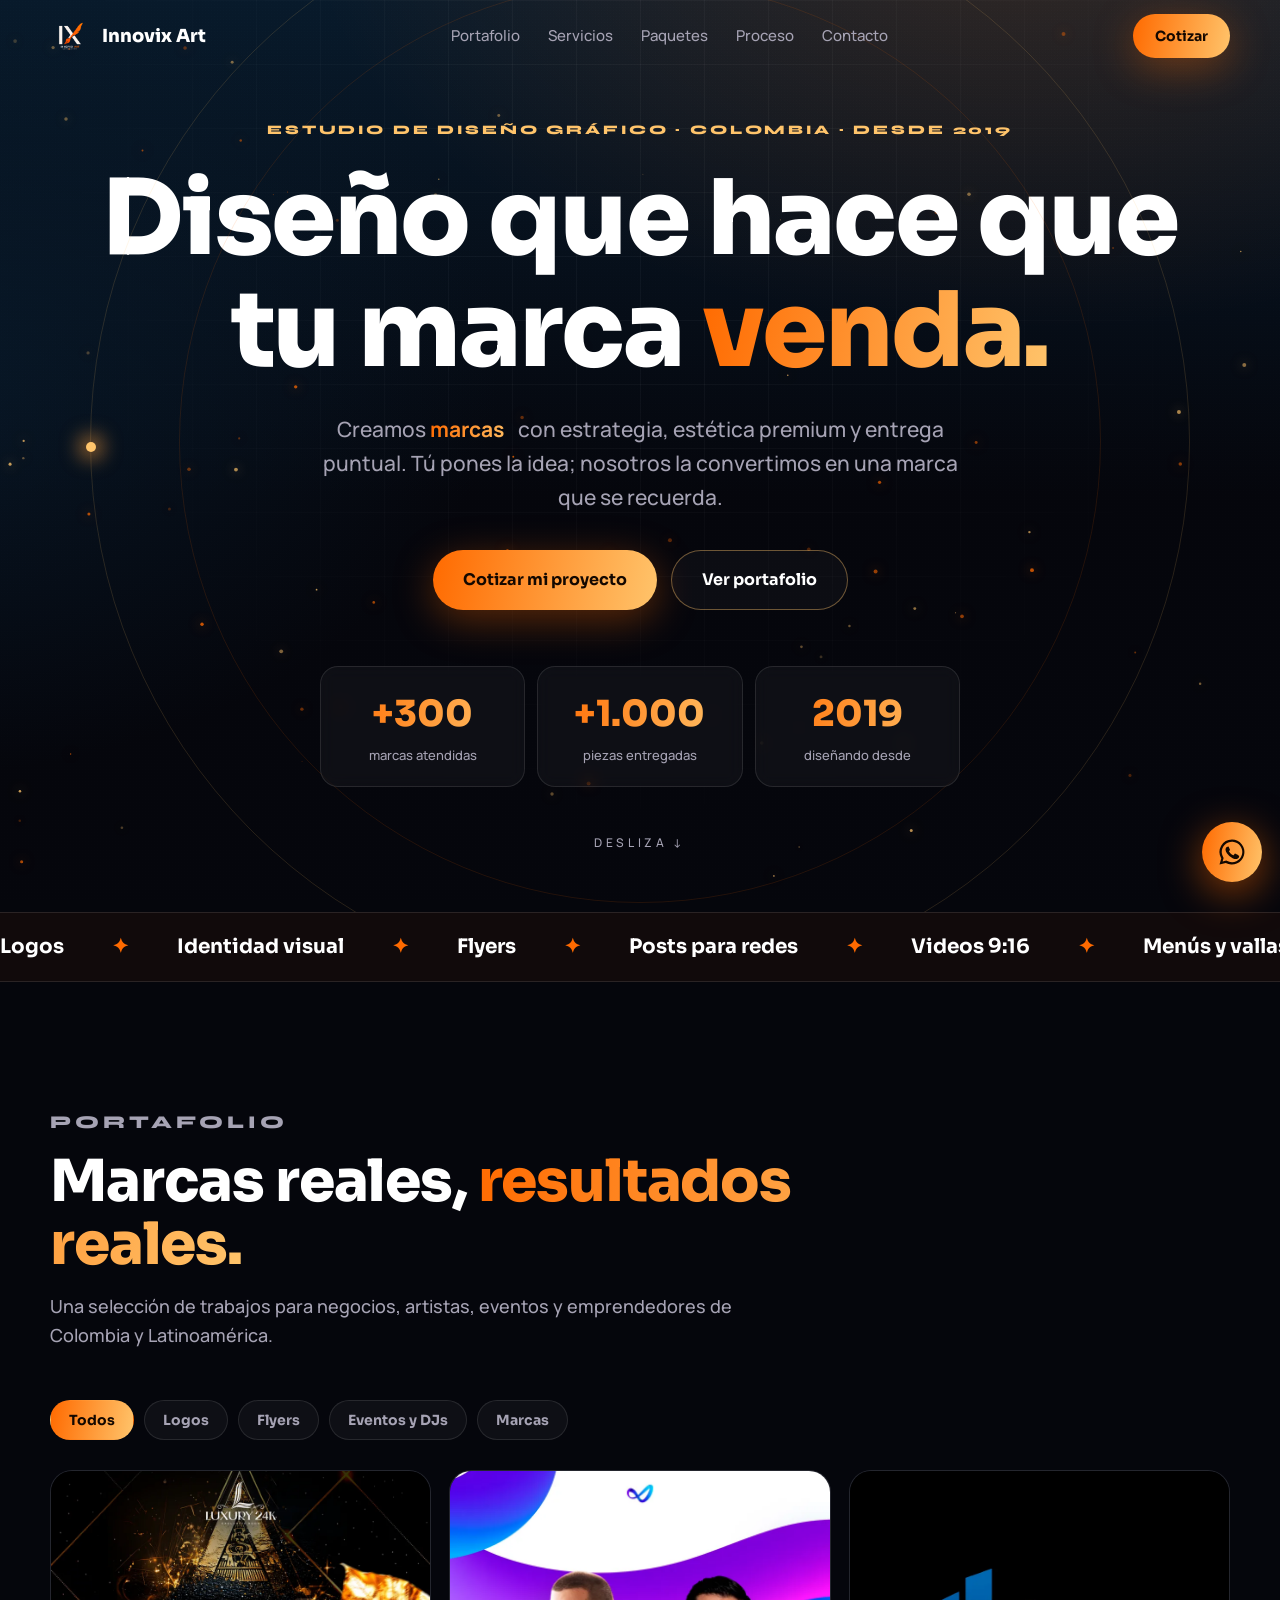
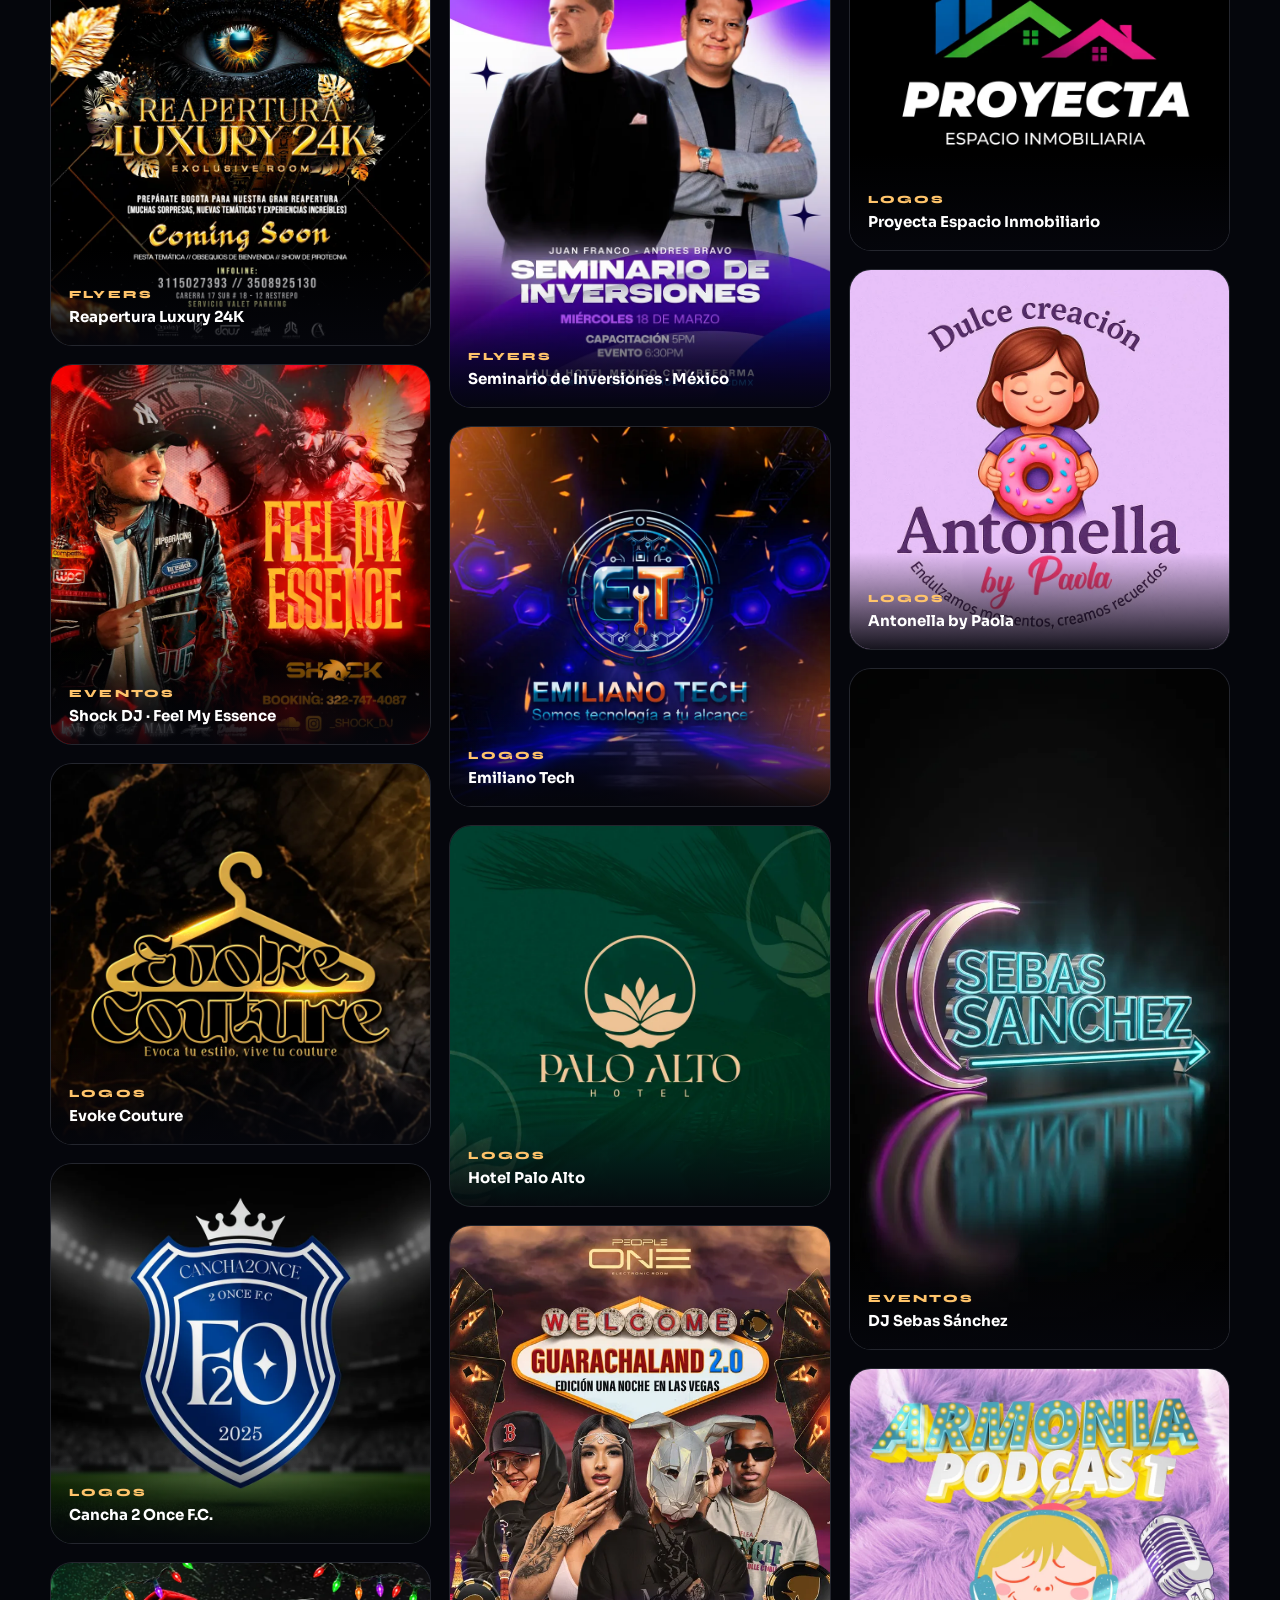
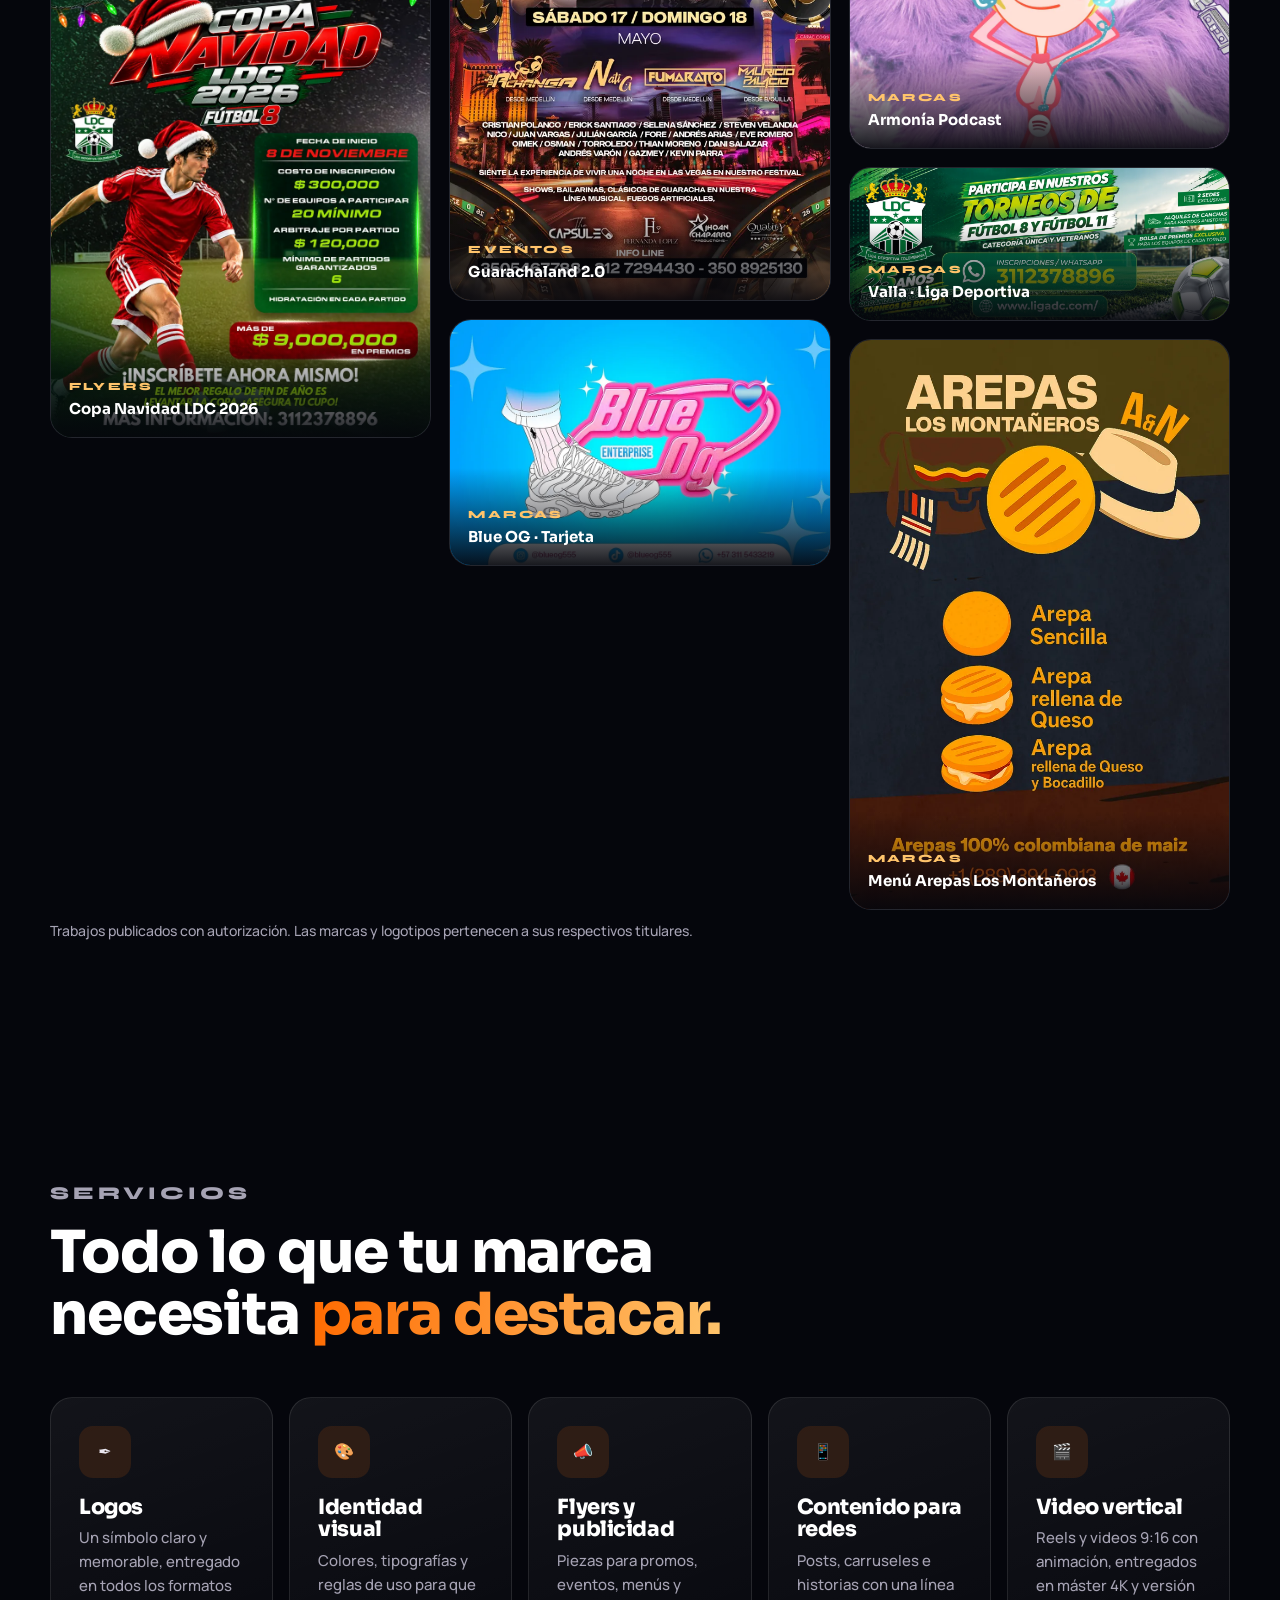
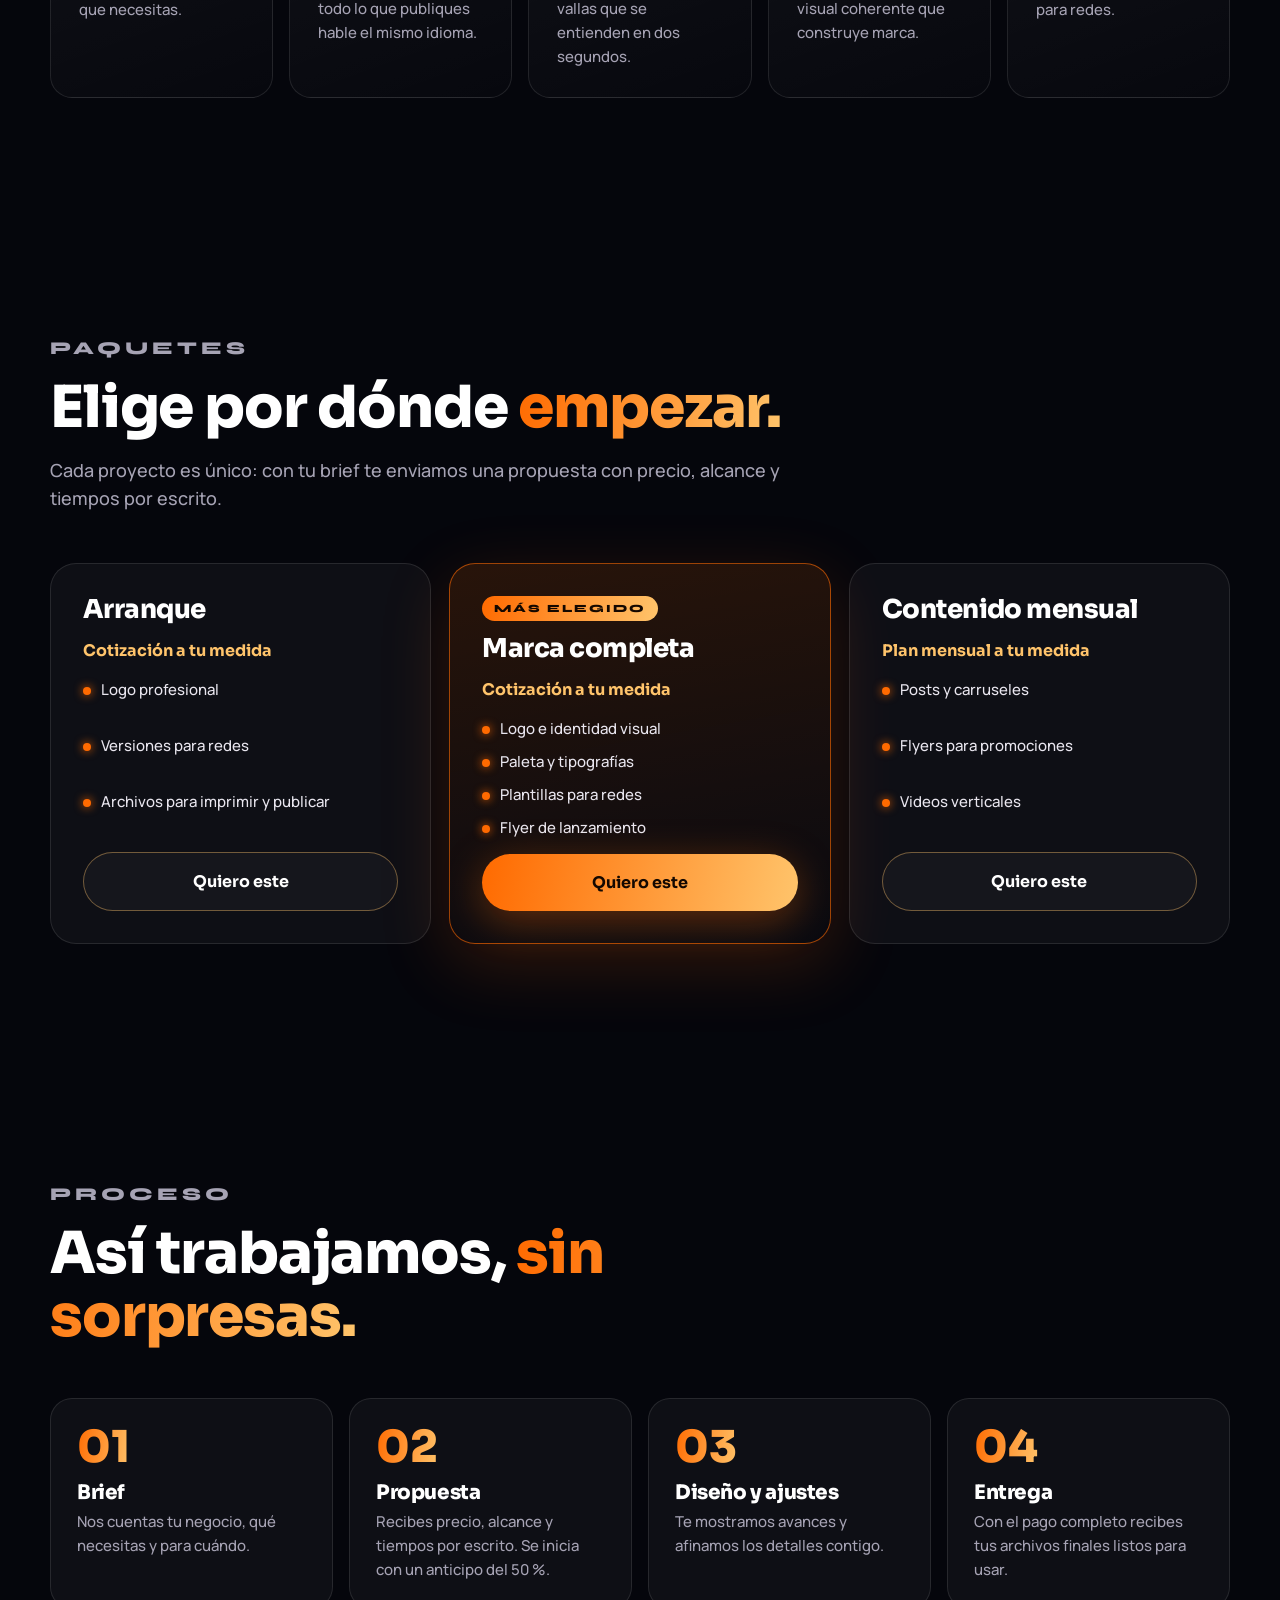
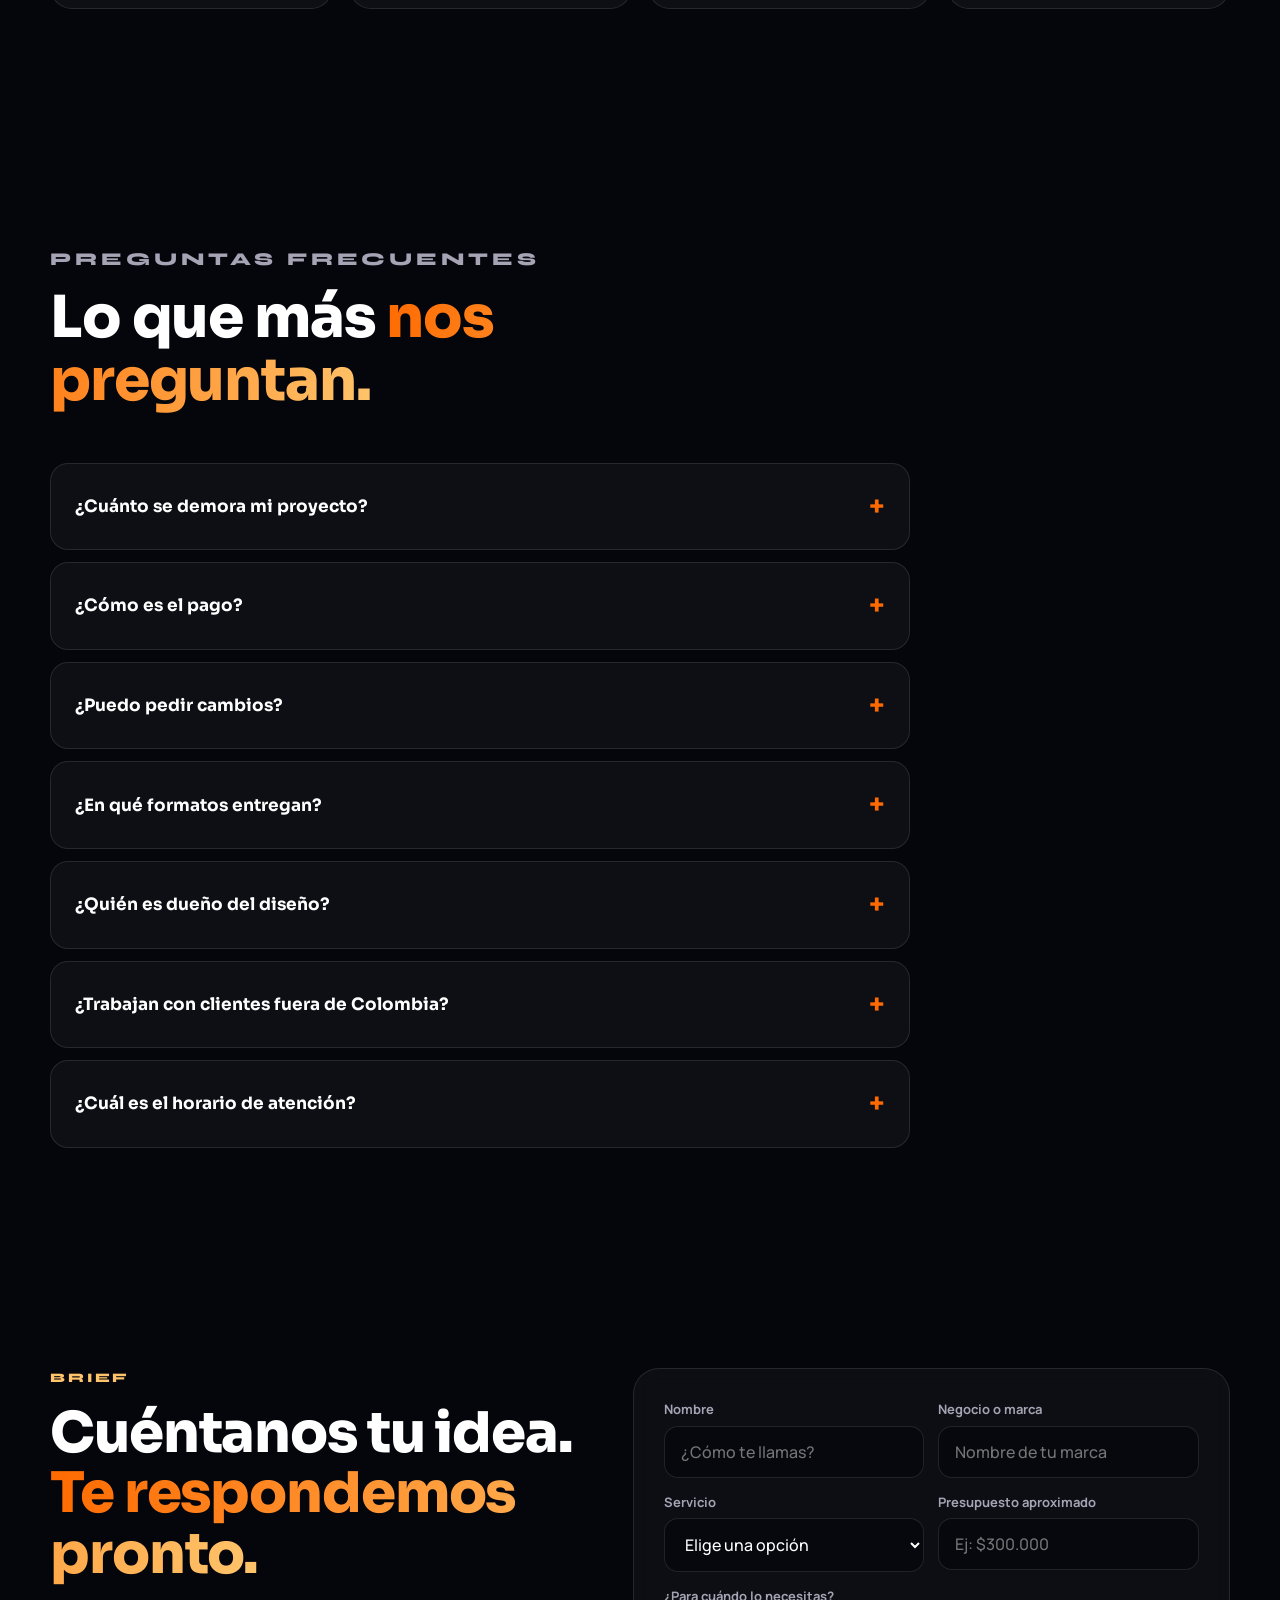
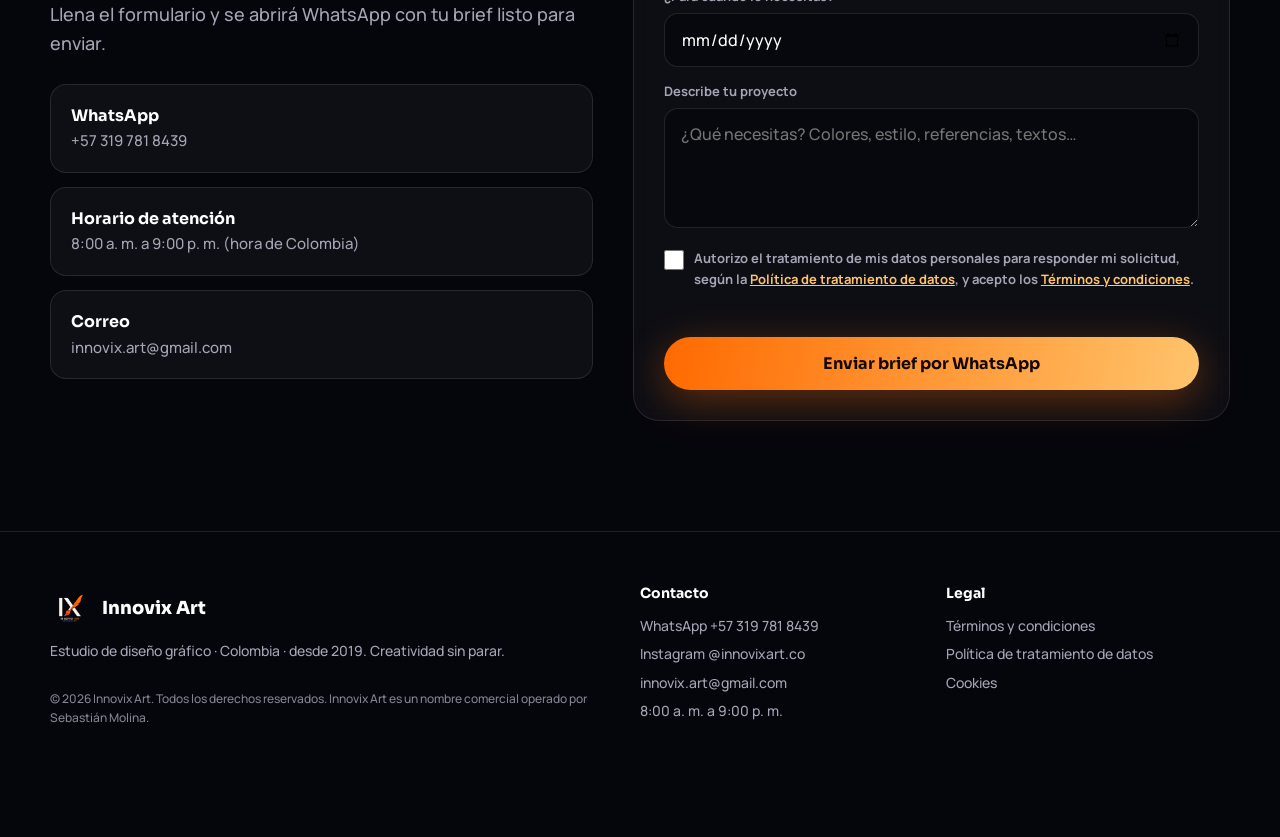
<file: index.html>
<!doctype html>
<html lang="es">
<head>
<meta charset="utf-8">
<meta name="viewport" content="width=device-width, initial-scale=1">
<title>Innovix Art · Estudio de diseño gráfico</title>
<meta name="description" content="Innovix Art: estudio de diseño gráfico en Colombia desde 2019. Logos, flyers, posts, identidad visual y video para redes. +300 marcas y +1.000 piezas entregadas.">
<meta property="og:title" content="Innovix Art · Estudio de diseño gráfico">
<meta property="og:description" content="Diseño que hace que tu marca se vea, se recuerde y venda. +300 marcas desde 2019.">
<meta property="og:image" content="img/luxury24k.webp">
<meta name="theme-color" content="#05060c">
<link rel="icon" href="marca/LOGO_INNOVIX_ART_ORIGINAL.png">
<style>
@font-face{font-family:Sora;src:url(marca/sora-latin-800-normal.woff2) format("woff2");font-weight:800;font-display:swap}
@font-face{font-family:Sora;src:url(marca/sora-latin-700-normal.woff2) format("woff2");font-weight:700;font-display:swap}
@font-face{font-family:Syne;src:url(marca/syne-latin-800-normal.woff2) format("woff2");font-weight:800;font-display:swap}
@font-face{font-family:Manrope;src:url(marca/manrope-latin-500-normal.woff2) format("woff2");font-weight:500;font-display:swap}
@font-face{font-family:Manrope;src:url(marca/manrope-latin-700-normal.woff2) format("woff2");font-weight:700;font-display:swap}
:root{--n:#FF6A00;--d:#FFC46B;--cr:#FFF4E6;--noche:#081A2B;--neg:#05060c;--txt:#e9e6ef;--suave:#a6a3b4;--linea:rgba(255,255,255,.1);--vidrio:rgba(255,255,255,.04);--fuego:linear-gradient(100deg,#FF6A00,#FFC46B)}
*{margin:0;padding:0;box-sizing:border-box}
html{scroll-behavior:smooth;overflow-x:hidden}
body{font-family:Manrope,system-ui,sans-serif;font-weight:500;color:var(--txt);background:var(--neg);line-height:1.6;overflow-x:clip;max-width:100%}
img{max-width:100%;height:auto;display:block}
a{color:inherit;text-decoration:none}
h1,h2,h3{font-family:Sora,system-ui,sans-serif;font-weight:800;letter-spacing:-.02em;line-height:1.08;color:#fff}
.k{font-family:Syne;font-weight:800;font-size:13px;letter-spacing:.22em;text-transform:uppercase;color:var(--d)}
.grad{background:var(--fuego);-webkit-background-clip:text;background-clip:text;color:transparent}
.wrap{width:min(1180px,100% - 40px);margin-inline:auto}
section{padding:110px 0;position:relative}
.btn{display:inline-flex;align-items:center;justify-content:center;gap:10px;font-family:Sora;font-weight:700;font-size:16px;padding:16px 30px;border-radius:999px;transition:transform .25s,box-shadow .25s;cursor:pointer;border:0}
.btn-f{background:var(--fuego);color:#140800;box-shadow:0 10px 40px rgba(255,106,0,.35)}
.btn-f:hover{transform:translateY(-2px);box-shadow:0 14px 60px rgba(255,106,0,.55)}
.btn-l{border:1px solid rgba(255,196,107,.4);color:#fff;background:rgba(255,255,255,.03)}
/* fondo global */
#fx{position:fixed;inset:0;z-index:-2;width:100%;height:100%}
.ambiente{position:fixed;inset:0;z-index:-3;background:radial-gradient(1200px 700px at 80% -10%,rgba(255,106,0,.18),transparent 60%),radial-gradient(900px 600px at -10% 40%,rgba(8,26,43,.9),transparent 70%),linear-gradient(180deg,#081A2B 0%,#05060c 55%)}
.grano{position:fixed;inset:0;z-index:-1;pointer-events:none;opacity:.06;background-image:radial-gradient(rgba(255,255,255,.8) 1px,transparent 1px);background-size:3px 3px;mix-blend-mode:overlay}
.cuadricula{position:fixed;inset:0;z-index:-2;pointer-events:none;background-image:linear-gradient(rgba(255,255,255,.035) 1px,transparent 1px),linear-gradient(90deg,rgba(255,255,255,.035) 1px,transparent 1px);background-size:64px 64px;mask-image:radial-gradient(ellipse at 50% 20%,#000 20%,transparent 70%)}
/* intro */
#intro{position:fixed;inset:0;z-index:100;display:grid;place-items:center;background:#05060c;transition:clip-path 1s cubic-bezier(.77,0,.18,1);clip-path:circle(150% at 50% 50%)}
#intro.fuera{clip-path:circle(0% at 50% 50%)}
#intro .an{position:absolute;width:40vmin;height:40vmin;border-radius:50%;border:2px solid var(--n);box-shadow:0 0 60px var(--n),inset 0 0 60px rgba(255,106,0,.5);animation:onda 1.6s cubic-bezier(.2,.8,.2,1) forwards;opacity:0}
#intro .an.b{animation-delay:.25s;border-color:var(--d)}
@keyframes onda{0%{transform:scale(.2);opacity:1}100%{transform:scale(3.2);opacity:0}}
#intro img{width:min(46vw,240px);animation:logo 1.4s cubic-bezier(.2,1.4,.3,1) both;filter:drop-shadow(0 0 40px rgba(255,106,0,.6))}
@keyframes logo{0%{transform:scale(.3) rotate(-12deg);opacity:0;filter:blur(20px)}100%{transform:none;opacity:1}}
#intro p{position:absolute;bottom:14vh;font-family:Sora;font-weight:800;font-size:22px;color:#fff;letter-spacing:.06em}
/* nav */
nav{position:fixed;top:0;left:0;right:0;z-index:50;transition:background .3s,backdrop-filter .3s}
nav.solida{background:rgba(5,6,12,.7);backdrop-filter:blur(14px);border-bottom:1px solid var(--linea)}
nav .wrap{display:flex;align-items:center;justify-content:space-between;height:72px}
.marca{display:flex;align-items:center;gap:12px;font-family:Sora;font-weight:800;font-size:18px;color:#fff}
.marca img{width:40px}
.menu{display:flex;gap:28px;font-size:15px;color:var(--suave)}
.menu a:hover{color:#fff}
nav .btn{padding:11px 22px;font-size:14px}
@media(max-width:820px){.menu{display:none}}
/* hero */
.hero{min-height:100svh;display:flex;align-items:center;padding:120px 0 60px;overflow:hidden}
.hero .wrap{position:relative;text-align:center}
.orbita{position:absolute;left:50%;top:44%;width:min(1100px,160vw);aspect-ratio:1;translate:-50% -50%;border-radius:50%;border:1px solid rgba(255,196,107,.14);pointer-events:none}
.orbita::before{content:"";position:absolute;inset:8%;border-radius:50%;border:1px solid rgba(255,106,0,.12)}
.orbita i{position:absolute;top:50%;left:-5px;width:10px;height:10px;border-radius:50%;background:var(--d);box-shadow:0 0 20px 6px rgba(255,160,60,.7);transform-origin:calc(min(1100px,160vw)/2 + 5px) 50%;animation:gira 14s linear infinite}
@keyframes gira{to{transform:rotate(360deg)}}
.hero h1{font-size:clamp(40px,8.4vw,104px);margin:22px auto 26px;max-width:14ch}
.hero h1 .w{display:inline-block;opacity:0;transform:translateY(60%) rotateX(-60deg);filter:blur(10px);transition:all .9s cubic-bezier(.2,.9,.2,1)}
.hero.on h1 .w{opacity:1;transform:none;filter:none}
.rota{display:inline-block;min-width:6ch;text-align:left}
.hero p.sub{font-size:clamp(17px,2.1vw,21px);color:var(--suave);max-width:640px;margin:0 auto 36px}
.acciones{display:flex;gap:14px;justify-content:center;flex-wrap:wrap}
.cifras{display:grid;grid-template-columns:repeat(3,1fr);gap:12px;max-width:640px;margin:56px auto 0}
.cifras div{padding:18px 8px;border:1px solid var(--linea);border-radius:18px;background:var(--vidrio);backdrop-filter:blur(8px)}
.cifras b{display:block;font-family:Sora;font-weight:800;font-size:clamp(24px,5vw,36px)}
.cifras span{font-size:13px;color:var(--suave)}
.bajar{margin-top:46px;font-size:12px;letter-spacing:.3em;color:var(--suave)}
/* cinta */
.cinta{overflow:hidden;border-block:1px solid var(--linea);background:rgba(255,106,0,.05);padding:18px 0}
.cinta div{display:flex;gap:48px;width:max-content;animation:cinta 28s linear infinite;font-family:Sora;font-weight:700;font-size:20px;color:#fff;white-space:nowrap}
.cinta em{font-style:normal;color:var(--n)}
@keyframes cinta{to{transform:translateX(-50%)}}
/* titulos de seccion */
.tit{max-width:760px;margin-bottom:50px}
.tit h2{font-size:clamp(32px,5vw,58px);margin-top:14px}
.tit p{color:var(--suave);margin-top:16px;font-size:18px}
/* portafolio */
.filtros{display:flex;gap:10px;flex-wrap:wrap;margin-bottom:30px}
.filtros button{font:700 14px Sora;color:var(--suave);background:var(--vidrio);border:1px solid var(--linea);padding:10px 18px;border-radius:999px;cursor:pointer;transition:.25s}
.filtros button.act,.filtros button:hover{color:#140800;background:var(--fuego);border-color:transparent}
.galeria{columns:3 300px;column-gap:18px}
.obra{break-inside:avoid;margin-bottom:18px;border-radius:22px;overflow:hidden;position:relative;border:1px solid var(--linea);background:#0b0d16;cursor:zoom-in;transform-style:preserve-3d;transition:transform .2s ease-out,box-shadow .3s,opacity .4s}
.obra img{width:100%;transition:transform .6s cubic-bezier(.2,.8,.2,1)}
.obra:hover{box-shadow:0 30px 80px rgba(255,106,0,.25)}
.obra:hover img{transform:scale(1.05)}
.obra figcaption{position:absolute;left:0;right:0;bottom:0;padding:40px 18px 16px;background:linear-gradient(transparent,rgba(5,6,12,.92));font-family:Sora;font-weight:700;font-size:15px;color:#fff}
.obra figcaption span{display:block;font:800 11px Syne;letter-spacing:.2em;text-transform:uppercase;color:var(--d);margin-bottom:4px}
.obra::after{content:"";position:absolute;inset:0;background:radial-gradient(400px circle at var(--mx,50%) var(--my,50%),rgba(255,196,107,.18),transparent 40%);opacity:0;transition:opacity .3s;pointer-events:none}
.obra:hover::after{opacity:1}
.obra.oculta{display:none}
#visor{position:fixed;inset:0;z-index:90;background:rgba(3,4,8,.94);display:none;place-items:center;padding:20px;cursor:zoom-out}
#visor.ab{display:grid}
#visor img{max-height:86vh;width:auto;border-radius:14px;box-shadow:0 0 80px rgba(255,106,0,.25)}
#visor p{position:absolute;bottom:18px;left:0;right:0;text-align:center;font-family:Sora;font-weight:700;color:#fff}
.nota-port{color:var(--suave);font-size:14px;margin-top:10px}
/* servicios */
.servs{display:grid;grid-template-columns:repeat(auto-fit,minmax(220px,1fr));gap:16px}
.serv{padding:28px;border-radius:22px;border:1px solid var(--linea);background:linear-gradient(160deg,rgba(255,255,255,.06),rgba(255,255,255,.01));position:relative;overflow:hidden;transition:transform .3s,border-color .3s}
.serv:hover{transform:translateY(-6px);border-color:rgba(255,106,0,.5)}
.serv .ic{width:52px;height:52px;border-radius:14px;display:grid;place-items:center;background:rgba(255,106,0,.12);margin-bottom:18px}
.serv h3{font-size:21px;margin-bottom:8px}
.serv p{color:var(--suave);font-size:15px}
/* paquetes */
.paqs{display:grid;grid-template-columns:repeat(auto-fit,minmax(260px,1fr));gap:18px}
.paq{padding:32px;border-radius:26px;border:1px solid var(--linea);background:var(--vidrio);display:flex;flex-direction:column;gap:14px}
.paq.top{border-color:rgba(255,106,0,.6);background:linear-gradient(170deg,rgba(255,106,0,.14),rgba(255,255,255,.02));box-shadow:0 20px 70px rgba(255,106,0,.18)}
.paq .et{align-self:flex-start;font:800 11px Syne;letter-spacing:.18em;text-transform:uppercase;background:var(--fuego);color:#140800;padding:6px 12px;border-radius:999px}
.paq h3{font-size:26px}
.paq .pr{font-family:Sora;font-weight:700;color:var(--d)}
.paq ul{list-style:none;display:grid;gap:9px;color:var(--txt);font-size:15px;flex:1}
.paq li::before{content:"";display:inline-block;width:8px;height:8px;border-radius:50%;background:var(--n);margin-right:10px;box-shadow:0 0 10px var(--n)}
/* proceso */
.pasos{display:grid;grid-template-columns:repeat(auto-fit,minmax(220px,1fr));gap:16px;counter-reset:p}
.paso{padding:26px;border-radius:22px;border:1px solid var(--linea);background:var(--vidrio)}
.paso b{font-family:Sora;font-weight:800;font-size:44px;line-height:1}
.paso h3{font-size:20px;margin:12px 0 6px}
.paso p{color:var(--suave);font-size:15px}
/* faq */
.faq{display:grid;gap:12px;max-width:860px}
.faq details{border:1px solid var(--linea);border-radius:18px;background:var(--vidrio);padding:0 24px}
.faq summary{list-style:none;cursor:pointer;display:flex;justify-content:space-between;align-items:center;gap:16px;padding:22px 0;font-family:Sora;font-weight:700;font-size:17px;color:#fff}
.faq summary::-webkit-details-marker{display:none}
.faq summary::after{content:"+";font-size:26px;color:var(--n);transition:transform .3s;flex:none}
.faq details[open] summary::after{transform:rotate(45deg)}
.faq details p{color:var(--suave);padding-bottom:22px}
/* brief */
.brief{display:grid;grid-template-columns:1fr 1.1fr;gap:40px;align-items:start}
@media(max-width:900px){.brief{grid-template-columns:1fr}}
form{display:grid;gap:14px;padding:30px;border-radius:26px;border:1px solid var(--linea);background:rgba(255,255,255,.035);backdrop-filter:blur(10px)}
label{font-size:13px;font-weight:700;color:var(--suave)}
input,select,textarea{width:100%;margin-top:6px;font:500 16px Manrope;color:#fff;background:rgba(5,6,12,.6);border:1px solid var(--linea);border-radius:14px;padding:14px 16px;outline:none;transition:border-color .2s}
input:focus,select:focus,textarea:focus{border-color:var(--n)}
textarea{min-height:120px;resize:vertical}
.dos{display:grid;grid-template-columns:1fr 1fr;gap:14px}
@media(max-width:520px){.dos{grid-template-columns:1fr}}
.acepto{display:flex;gap:10px;align-items:flex-start;font-size:13px;color:var(--suave)}
.acepto input{width:20px;height:20px;margin-top:2px;flex:none;accent-color:var(--n)}
.acepto a{color:var(--d);text-decoration:underline}
.err{color:#ff8a7a;font-size:14px;min-height:20px}
.contacto{display:grid;gap:14px;margin-top:26px}
.contacto div{padding:18px 20px;border:1px solid var(--linea);border-radius:16px;background:var(--vidrio)}
.contacto b{display:block;font-family:Sora;color:#fff}
.contacto span{color:var(--suave);font-size:15px}
/* footer */
footer{border-top:1px solid var(--linea);padding:50px 0 110px;color:var(--suave);font-size:14px}
footer .wrap{display:grid;gap:22px;grid-template-columns:2fr 1fr 1fr}
@media(max-width:760px){footer .wrap{grid-template-columns:1fr}}
footer h4{font-family:Sora;color:#fff;margin-bottom:10px}
footer a{display:block;margin:6px 0}
footer a:hover{color:var(--d)}
.legal-min{margin-top:26px;font-size:12px;opacity:.8}
.wa{position:fixed;right:18px;bottom:18px;z-index:60;width:60px;height:60px;border-radius:50%;display:grid;place-items:center;background:var(--fuego);box-shadow:0 10px 40px rgba(255,106,0,.55);animation:lat 2.6s ease-in-out infinite}
@keyframes lat{50%{box-shadow:0 10px 60px rgba(255,106,0,.85),0 0 0 10px rgba(255,106,0,.12)}}
/* revelar */
.rv{opacity:0;transform:translateY(40px);transition:opacity .9s ease,transform .9s cubic-bezier(.2,.9,.2,1)}
.rv.vis{opacity:1;transform:none}
@media (prefers-reduced-motion:reduce){*{animation:none!important;transition:none!important}.rv{opacity:1;transform:none}#intro{display:none}}
</style>
</head>
<body>
<div class="ambiente"></div><canvas id="fx"></canvas><div class="cuadricula"></div><div class="grano"></div>

<div id="intro" aria-hidden="true"><span class="an"></span><span class="an b"></span><img src="marca/LOGO_INNOVIX_ART_ORIGINAL.png" alt=""><p>+<span id="cuenta">0</span> marcas</p></div>

<nav id="nav"><div class="wrap">
  <a class="marca" href="#inicio"><img src="marca/LOGO_INNOVIX_ART_ORIGINAL.png" alt="Logo Innovix Art">Innovix Art</a>
  <div class="menu"><a href="#portafolio">Portafolio</a><a href="#servicios">Servicios</a><a href="#paquetes">Paquetes</a><a href="#proceso">Proceso</a><a href="#brief">Contacto</a></div>
  <a class="btn btn-f" href="#brief">Cotizar</a>
</div></nav>

<main>
<section class="hero" id="inicio"><div class="wrap">
  <div class="orbita" aria-hidden="true"><i></i></div>
  <p class="k">Estudio de diseño gráfico · Colombia · desde 2019</p>
  <h1><span class="w">Diseño</span> <span class="w">que</span> <span class="w">hace</span> <span class="w">que</span> <span class="w">tu</span> <span class="w">marca</span> <span class="w grad">venda.</span></h1>
  <p class="sub">Creamos <b class="rota grad" id="rota">logos</b> con estrategia, estética premium y entrega puntual. Tú pones la idea; nosotros la convertimos en una marca que se recuerda.</p>
  <div class="acciones"><a class="btn btn-f" href="#brief">Cotizar mi proyecto</a><a class="btn btn-l" href="#portafolio">Ver portafolio</a></div>
  <div class="cifras"><div><b class="grad" data-num="300">+0</b><span>marcas atendidas</span></div><div><b class="grad" data-num="1000">+0</b><span>piezas entregadas</span></div><div><b class="grad">2019</b><span>diseñando desde</span></div></div>
  <p class="bajar">DESLIZA ↓</p>
</div></section>

<div class="cinta" aria-hidden="true"><div><span>Logos</span><em>✦</em><span>Identidad visual</span><em>✦</em><span>Flyers</span><em>✦</em><span>Posts para redes</span><em>✦</em><span>Videos 9:16</span><em>✦</em><span>Menús y vallas</span><em>✦</em><span>Logos</span><em>✦</em><span>Identidad visual</span><em>✦</em><span>Flyers</span><em>✦</em><span>Posts para redes</span><em>✦</em><span>Videos 9:16</span><em>✦</em><span>Menús y vallas</span><em>✦</em></div></div>

<section id="portafolio"><div class="wrap">
  <div class="tit rv"><p class="k">Portafolio</p><h2>Marcas reales, <span class="grad">resultados reales.</span></h2><p>Una selección de trabajos para negocios, artistas, eventos y emprendedores de Colombia y Latinoamérica.</p></div>
  <div class="filtros rv" role="tablist"><button class="act" data-f="Todos">Todos</button><button data-f="Logos">Logos</button><button data-f="Flyers">Flyers</button><button data-f="Eventos">Eventos y DJs</button><button data-f="Marcas">Marcas</button></div>
  <div class="galeria">
      <figure class="obra" data-cat="Flyers" tabindex="0"><img src="img/luxury24k.webp" alt="Reapertura Luxury 24K" width="880" height="1100" loading="lazy"><figcaption><span>Flyers</span>Reapertura Luxury 24K</figcaption></figure>
      <figure class="obra" data-cat="Eventos" tabindex="0"><img src="img/shockdj.webp" alt="Shock DJ · Feel My Essence" width="900" height="900" loading="lazy"><figcaption><span>Eventos</span>Shock DJ · Feel My Essence</figcaption></figure>
      <figure class="obra" data-cat="Logos" tabindex="0"><img src="img/evoke.webp" alt="Evoke Couture" width="900" height="900" loading="lazy"><figcaption><span>Logos</span>Evoke Couture</figcaption></figure>
      <figure class="obra" data-cat="Logos" tabindex="0"><img src="img/fonda2once.webp" alt="Cancha 2 Once F.C." width="900" height="900" loading="lazy"><figcaption><span>Logos</span>Cancha 2 Once F.C.</figcaption></figure>
      <figure class="obra" data-cat="Flyers" tabindex="0"><img src="img/copanavidad.webp" alt="Copa Navidad LDC 2026" width="880" height="1100" loading="lazy"><figcaption><span>Flyers</span>Copa Navidad LDC 2026</figcaption></figure>
      <figure class="obra" data-cat="Flyers" tabindex="0"><img src="img/seminario.webp" alt="Seminario de Inversiones · México" width="778" height="1100" loading="lazy"><figcaption><span>Flyers</span>Seminario de Inversiones · México</figcaption></figure>
      <figure class="obra" data-cat="Logos" tabindex="0"><img src="img/emitech.webp" alt="Emiliano Tech" width="900" height="900" loading="lazy"><figcaption><span>Logos</span>Emiliano Tech</figcaption></figure>
      <figure class="obra" data-cat="Logos" tabindex="0"><img src="img/paloalto.webp" alt="Hotel Palo Alto" width="900" height="900" loading="lazy"><figcaption><span>Logos</span>Hotel Palo Alto</figcaption></figure>
      <figure class="obra" data-cat="Eventos" tabindex="0"><img src="img/guarachaland.webp" alt="Guarachaland 2.0" width="619" height="1100" loading="lazy"><figcaption><span>Eventos</span>Guarachaland 2.0</figcaption></figure>
      <figure class="obra" data-cat="Marcas" tabindex="0"><img src="img/blueog.webp" alt="Blue OG · Tarjeta" width="900" height="582" loading="lazy"><figcaption><span>Marcas</span>Blue OG · Tarjeta</figcaption></figure>
      <figure class="obra" data-cat="Logos" tabindex="0"><img src="img/proyecta.webp" alt="Proyecta Espacio Inmobiliario" width="900" height="900" loading="lazy"><figcaption><span>Logos</span>Proyecta Espacio Inmobiliario</figcaption></figure>
      <figure class="obra" data-cat="Logos" tabindex="0"><img src="img/antonella.webp" alt="Antonella by Paola" width="900" height="900" loading="lazy"><figcaption><span>Logos</span>Antonella by Paola</figcaption></figure>
      <figure class="obra" data-cat="Eventos" tabindex="0"><img src="img/sebassanchez.webp" alt="DJ Sebas Sánchez" width="614" height="1100" loading="lazy"><figcaption><span>Eventos</span>DJ Sebas Sánchez</figcaption></figure>
      <figure class="obra" data-cat="Marcas" tabindex="0"><img src="img/armonia.webp" alt="Armonía Podcast" width="900" height="900" loading="lazy"><figcaption><span>Marcas</span>Armonía Podcast</figcaption></figure>
      <figure class="obra" data-cat="Marcas" tabindex="0"><img src="img/valla.webp" alt="Valla · Liga Deportiva" width="1400" height="560" loading="lazy"><figcaption><span>Marcas</span>Valla · Liga Deportiva</figcaption></figure>
      <figure class="obra" data-cat="Marcas" tabindex="0"><img src="img/arepas.webp" alt="Menú Arepas Los Montañeros" width="733" height="1100" loading="lazy"><figcaption><span>Marcas</span>Menú Arepas Los Montañeros</figcaption></figure>
  </div>
  <p class="nota-port">Trabajos publicados con autorización. Las marcas y logotipos pertenecen a sus respectivos titulares.</p>
</div></section>

<section id="servicios"><div class="wrap">
  <div class="tit rv"><p class="k">Servicios</p><h2>Todo lo que tu marca necesita <span class="grad">para destacar.</span></h2></div>
  <div class="servs">
    <article class="serv rv"><div class="ic">✒️</div><h3>Logos</h3><p>Un símbolo claro y memorable, entregado en todos los formatos que necesitas.</p></article>
    <article class="serv rv"><div class="ic">🎨</div><h3>Identidad visual</h3><p>Colores, tipografías y reglas de uso para que todo lo que publiques hable el mismo idioma.</p></article>
    <article class="serv rv"><div class="ic">📣</div><h3>Flyers y publicidad</h3><p>Piezas para promos, eventos, menús y vallas que se entienden en dos segundos.</p></article>
    <article class="serv rv"><div class="ic">📱</div><h3>Contenido para redes</h3><p>Posts, carruseles e historias con una línea visual coherente que construye marca.</p></article>
    <article class="serv rv"><div class="ic">🎬</div><h3>Video vertical</h3><p>Reels y videos 9:16 con animación, entregados en máster 4K y versión para redes.</p></article>
  </div>
</div></section>

<section id="paquetes"><div class="wrap">
  <div class="tit rv"><p class="k">Paquetes</p><h2>Elige por dónde <span class="grad">empezar.</span></h2><p>Cada proyecto es único: con tu brief te enviamos una propuesta con precio, alcance y tiempos por escrito.</p></div>
  <div class="paqs">
    <article class="paq rv"><h3>Arranque</h3><p class="pr">Cotización a tu medida</p><ul><li>Logo profesional</li><li>Versiones para redes</li><li>Archivos para imprimir y publicar</li></ul><a class="btn btn-l" href="#brief" data-servicio="Paquete Arranque">Quiero este</a></article>
    <article class="paq top rv"><span class="et">Más elegido</span><h3>Marca completa</h3><p class="pr">Cotización a tu medida</p><ul><li>Logo e identidad visual</li><li>Paleta y tipografías</li><li>Plantillas para redes</li><li>Flyer de lanzamiento</li></ul><a class="btn btn-f" href="#brief" data-servicio="Paquete Marca completa">Quiero este</a></article>
    <article class="paq rv"><h3>Contenido mensual</h3><p class="pr">Plan mensual a tu medida</p><ul><li>Posts y carruseles</li><li>Flyers para promociones</li><li>Videos verticales</li></ul><a class="btn btn-l" href="#brief" data-servicio="Plan Contenido mensual">Quiero este</a></article>
  </div>
</div></section>

<section id="proceso"><div class="wrap">
  <div class="tit rv"><p class="k">Proceso</p><h2>Así trabajamos, <span class="grad">sin sorpresas.</span></h2></div>
  <div class="pasos">
    <div class="paso rv"><b class="grad">01</b><h3>Brief</h3><p>Nos cuentas tu negocio, qué necesitas y para cuándo.</p></div>
    <div class="paso rv"><b class="grad">02</b><h3>Propuesta</h3><p>Recibes precio, alcance y tiempos por escrito. Se inicia con un anticipo del 50 %.</p></div>
    <div class="paso rv"><b class="grad">03</b><h3>Diseño y ajustes</h3><p>Te mostramos avances y afinamos los detalles contigo.</p></div>
    <div class="paso rv"><b class="grad">04</b><h3>Entrega</h3><p>Con el pago completo recibes tus archivos finales listos para usar.</p></div>
  </div>
</div></section>

<section id="faq"><div class="wrap">
  <div class="tit rv"><p class="k">Preguntas frecuentes</p><h2>Lo que más <span class="grad">nos preguntan.</span></h2></div>
  <div class="faq">
    <details class="rv"><summary>¿Cuánto se demora mi proyecto?</summary><p>Normalmente entre 1 y 3 días hábiles; los proyectos más elaborados pueden tomar algunos días adicionales. La fecha exacta queda en tu propuesta.</p></details>
    <details class="rv"><summary>¿Cómo es el pago?</summary><p>Se inicia con un anticipo del 50 % y el saldo se paga al aprobar el diseño final, antes de la entrega de los archivos.</p></details>
    <details class="rv"><summary>¿Puedo pedir cambios?</summary><p>Sí. Te mostramos avances y hacemos ajustes durante el proceso. Las rondas de cambios incluidas se indican en tu propuesta.</p></details>
    <details class="rv"><summary>¿En qué formatos entregan?</summary><p>En los formatos necesarios para imprimir y publicar (PNG, JPG, PDF y vectores cuando aplica). Los videos se entregan verticales 9:16 en máster 4K y versión liviana para redes.</p></details>
    <details class="rv"><summary>¿Quién es dueño del diseño?</summary><p>Una vez pagado el valor total, te cedemos los derechos patrimoniales de uso del diseño final aprobado, según lo pactado en la propuesta. Consulta los <a class="grad" href="terminos.html">Términos y condiciones</a>.</p></details>
    <details class="rv"><summary>¿Trabajan con clientes fuera de Colombia?</summary><p>Sí. Trabajamos 100 % en línea con clientes de Colombia y Latinoamérica.</p></details>
    <details class="rv"><summary>¿Cuál es el horario de atención?</summary><p>Atendemos por WhatsApp de 8:00 a. m. a 9:00 p. m. (hora de Colombia).</p></details>
  </div>
</div></section>

<section id="brief"><div class="wrap brief">
  <div class="rv">
    <p class="k">Brief</p><h2 style="font-size:clamp(32px,5vw,56px);margin-top:14px">Cuéntanos tu idea. <span class="grad">Te respondemos pronto.</span></h2>
    <p style="color:var(--suave);margin-top:16px;font-size:18px">Llena el formulario y se abrirá WhatsApp con tu brief listo para enviar.</p>
    <div class="contacto">
      <div><b>WhatsApp</b><span>+57 319 781 8439</span></div>
      <div><b>Horario de atención</b><span>8:00 a. m. a 9:00 p. m. (hora de Colombia)</span></div>
      <div><b>Correo</b><span>innovix.art@gmail.com</span></div>
    </div>
  </div>
  <form id="form" class="rv" novalidate>
    <div class="dos"><label>Nombre<input id="f-nombre" required autocomplete="name" placeholder="¿Cómo te llamas?"></label><label>Negocio o marca<input id="f-negocio" required placeholder="Nombre de tu marca"></label></div>
    <div class="dos"><label>Servicio<select id="f-servicio" required><option value="">Elige una opción</option><option>Logo</option><option>Identidad visual</option><option>Flyers y publicidad</option><option>Contenido para redes</option><option>Video vertical</option><option>Paquete Arranque</option><option>Paquete Marca completa</option><option>Plan Contenido mensual</option><option>Otro</option></select></label><label>Presupuesto aproximado<input id="f-presupuesto" placeholder="Ej: $300.000"></label></div>
    <label>¿Para cuándo lo necesitas?<input id="f-fecha" type="date"></label>
    <label>Describe tu proyecto<textarea id="f-desc" required placeholder="¿Qué necesitas? Colores, estilo, referencias, textos…"></textarea></label>
    <label class="acepto"><input type="checkbox" id="f-acepto" required><span>Autorizo el tratamiento de mis datos personales para responder mi solicitud, según la <a href="privacidad.html" target="_blank">Política de tratamiento de datos</a>, y acepto los <a href="terminos.html" target="_blank">Términos y condiciones</a>.</span></label>
    <p class="err" id="err" role="alert"></p>
    <button class="btn btn-f" type="submit">Enviar brief por WhatsApp</button>
  </form>
</div></section>
</main>

<footer><div class="wrap">
  <div><a class="marca" href="#inicio"><img src="marca/LOGO_INNOVIX_ART_ORIGINAL.png" alt="">Innovix Art</a><p style="margin-top:12px">Estudio de diseño gráfico · Colombia · desde 2019. Creatividad sin parar.</p><p class="legal-min">© <span id="anio">2026</span> Innovix Art. Todos los derechos reservados. Innovix Art es un nombre comercial operado por Sebastián Molina.</p></div>
  <div><h4>Contacto</h4><a href="https://wa.me/573197818439" target="_blank" rel="noopener">WhatsApp +57 319 781 8439</a><a href="https://instagram.com/innovixart.co" target="_blank" rel="noopener">Instagram @innovixart.co</a><a href="mailto:innovix.art@gmail.com">innovix.art@gmail.com</a><span>8:00 a. m. a 9:00 p. m.</span></div>
  <div><h4>Legal</h4><a href="terminos.html">Términos y condiciones</a><a href="privacidad.html">Política de tratamiento de datos</a><a href="privacidad.html#cookies">Cookies</a></div>
</div></footer>

<a class="wa" href="https://wa.me/573197818439?text=Hola%20Innovix%20Art%2C%20quiero%20cotizar%20un%20dise%C3%B1o" target="_blank" rel="noopener" aria-label="Escríbenos por WhatsApp"><svg width="30" height="30" viewBox="0 0 24 24" fill="#140800"><path d="M12 2a10 10 0 0 0-8.6 15.1L2 22l5-1.3A10 10 0 1 0 12 2zm0 18.2a8.2 8.2 0 0 1-4.2-1.2l-.3-.2-3 .8.8-2.9-.2-.3A8.2 8.2 0 1 1 12 20.2zm4.5-6.1c-.2-.1-1.5-.7-1.7-.8s-.4-.1-.6.1-.7.8-.8 1-.3.2-.5.1a6.7 6.7 0 0 1-3.3-2.9c-.3-.4.3-.4.7-1.3a.5.5 0 0 0 0-.4l-.8-1.8c-.2-.5-.4-.4-.6-.4h-.5a1 1 0 0 0-.7.3 3 3 0 0 0-.9 2.2 5.2 5.2 0 0 0 1.1 2.7 11.9 11.9 0 0 0 4.6 4c1.7.7 2.4.8 3.2.7a2.8 2.8 0 0 0 1.8-1.3 2.3 2.3 0 0 0 .2-1.3c-.1-.1-.3-.2-.5-.3z"/></svg></a>

<div id="visor" role="dialog" aria-modal="true"><img alt=""><p></p></div>

<script>
(()=>{
const $=s=>document.querySelector(s),$$=s=>[...document.querySelectorAll(s)];
const reduce=matchMedia('(prefers-reduced-motion: reduce)').matches;
// intro
const intro=$('#intro'),cu=$('#cuenta');let visto=false;try{visto=sessionStorage.getItem('ixintro')==='1'}catch(e){}
function arrancar(){$('.hero').classList.add('on');$$('.hero h1 .w').forEach((w,i)=>w.style.transitionDelay=(i*.08)+'s');contar()}
if(visto||reduce){intro.remove();arrancar()}else{
  let n=0;const t0=performance.now();(function f(t){n=Math.min(300,Math.round(300*Math.min(1,(t-t0)/1300)));cu.textContent=n;if(n<300)requestAnimationFrame(f)})(t0);
  setTimeout(()=>{intro.classList.add('fuera');arrancar();try{sessionStorage.setItem('ixintro','1')}catch(e){}},1900);
  setTimeout(()=>intro.remove(),3000);intro.addEventListener('click',()=>{intro.classList.add('fuera');arrancar()},{once:true});
}
// cifras
function contar(){$$('[data-num]').forEach(el=>{const fin=+el.dataset.num,t0=performance.now();(function f(t){const p=Math.min(1,(t-t0)/1600),v=Math.round(fin*(1-Math.pow(1-p,3)));el.textContent='+'+v.toLocaleString('es-CO');if(p<1)requestAnimationFrame(f)})(t0)})}
// palabra rotativa
const pal=['logos','marcas','flyers','reels','identidades'],r=$('#rota');let ip=0;
setInterval(()=>{ip=(ip+1)%pal.length;r.animate([{opacity:1,transform:'none'},{opacity:0,transform:'translateY(-40%)'}],{duration:220}).onfinish=()=>{r.textContent=pal[ip];r.animate([{opacity:0,transform:'translateY(40%)'},{opacity:1,transform:'none'}],{duration:260})}},2200);
// nav
const nav=$('#nav');addEventListener('scroll',()=>nav.classList.toggle('solida',scrollY>30),{passive:true});
// revelar
const io=new IntersectionObserver(es=>es.forEach(e=>{if(e.isIntersecting){e.target.classList.add('vis');io.unobserve(e.target)}}),{threshold:.12});
$$('.rv').forEach((el,i)=>{el.style.transitionDelay=(i%4)*.07+'s';io.observe(el)});
$$('.obra').forEach(el=>{el.classList.add('rv');io.observe(el)});
// filtros
$$('.filtros button').forEach(b=>b.addEventListener('click',()=>{$$('.filtros button').forEach(x=>x.classList.toggle('act',x===b));const f=b.dataset.f;$$('.obra').forEach(o=>o.classList.toggle('oculta',f!=='Todos'&&o.dataset.cat!==f))}));
// tilt + luz
$$('.obra').forEach(o=>{o.addEventListener('pointermove',e=>{if(e.pointerType!=='mouse')return;const r=o.getBoundingClientRect(),x=(e.clientX-r.left)/r.width,y=(e.clientY-r.top)/r.height;o.style.transform=`perspective(900px) rotateY(${(x-.5)*10}deg) rotateX(${(.5-y)*10}deg)`;o.style.setProperty('--mx',x*100+'%');o.style.setProperty('--my',y*100+'%')});o.addEventListener('pointerleave',()=>o.style.transform='');
  const abrir=()=>{const v=$('#visor');v.querySelector('img').src=o.querySelector('img').src;v.querySelector('img').alt=o.querySelector('img').alt;v.querySelector('p').textContent=o.querySelector('img').alt;v.classList.add('ab')};o.addEventListener('click',abrir);o.addEventListener('keydown',e=>{if(e.key==='Enter')abrir()})});
$('#visor').addEventListener('click',()=>$('#visor').classList.remove('ab'));addEventListener('keydown',e=>{if(e.key==='Escape')$('#visor').classList.remove('ab')});
// paquetes -> servicio
$$('[data-servicio]').forEach(b=>b.addEventListener('click',()=>{$('#f-servicio').value=b.dataset.servicio}));
// formulario -> whatsapp
$('#form').addEventListener('submit',e=>{e.preventDefault();const g=id=>$(id).value.trim();
  if(!g('#f-nombre')||!g('#f-negocio')||!g('#f-servicio')||!g('#f-desc')){$('#err').textContent='Completa nombre, negocio, servicio y descripción.';return}
  if(!$('#f-acepto').checked){$('#err').textContent='Para continuar, autoriza el tratamiento de datos.';return}
  $('#err').textContent='';
  const m=`Hola Innovix Art, este es mi brief:\n\n• Nombre: ${g('#f-nombre')}\n• Negocio: ${g('#f-negocio')}\n• Servicio: ${g('#f-servicio')}\n• Presupuesto: ${g('#f-presupuesto')||'Por definir'}\n• Fecha: ${g('#f-fecha')||'Por definir'}\n• Proyecto: ${g('#f-desc')}`;
  window.open('https://wa.me/573197818439?text='+encodeURIComponent(m),'_blank','noopener')});
$('#anio').textContent=new Date().getFullYear();
// particulas
const c=$('#fx'),x=c.getContext('2d');let W,H,P=[],mx=-999,my=-999;const dpr=Math.min(2,devicePixelRatio||1);
function rs(){W=c.width=innerWidth*dpr;H=c.height=innerHeight*dpr;c.style.width=innerWidth+'px';c.style.height=innerHeight+'px';const n=Math.min(90,Math.round(innerWidth*innerHeight/14000));P=Array.from({length:n},()=>({x:Math.random()*W,y:Math.random()*H,vx:(Math.random()-.5)*.25*dpr,vy:(-.1-Math.random()*.35)*dpr,r:(Math.random()*1.6+.4)*dpr,a:Math.random()*.6+.2,o:Math.random()<.5}))}
rs();addEventListener('resize',rs);addEventListener('pointermove',e=>{mx=e.clientX*dpr;my=e.clientY*dpr},{passive:true});
function loop(){x.clearRect(0,0,W,H);for(const p of P){p.x+=p.vx;p.y+=p.vy;if(p.y<-10){p.y=H+10;p.x=Math.random()*W}if(p.x<-10)p.x=W+10;if(p.x>W+10)p.x=-10;
  const dx=p.x-mx,dy=p.y-my,d=Math.hypot(dx,dy);if(d<160*dpr){p.x+=dx/d*1.2;p.y+=dy/d*1.2;x.strokeStyle=`rgba(255,160,60,${.25*(1-d/(160*dpr))})`;x.lineWidth=dpr*.6;x.beginPath();x.moveTo(p.x,p.y);x.lineTo(mx,my);x.stroke()}
  x.fillStyle=p.o?`rgba(255,106,0,${p.a})`:`rgba(255,196,107,${p.a})`;x.shadowBlur=12*dpr;x.shadowColor=p.o?'#FF6A00':'#FFC46B';x.beginPath();x.arc(p.x,p.y,p.r,0,7);x.fill()}
  x.shadowBlur=0;if(!reduce)requestAnimationFrame(loop)}loop();
})();
</script>
</body>
</html>
</file>
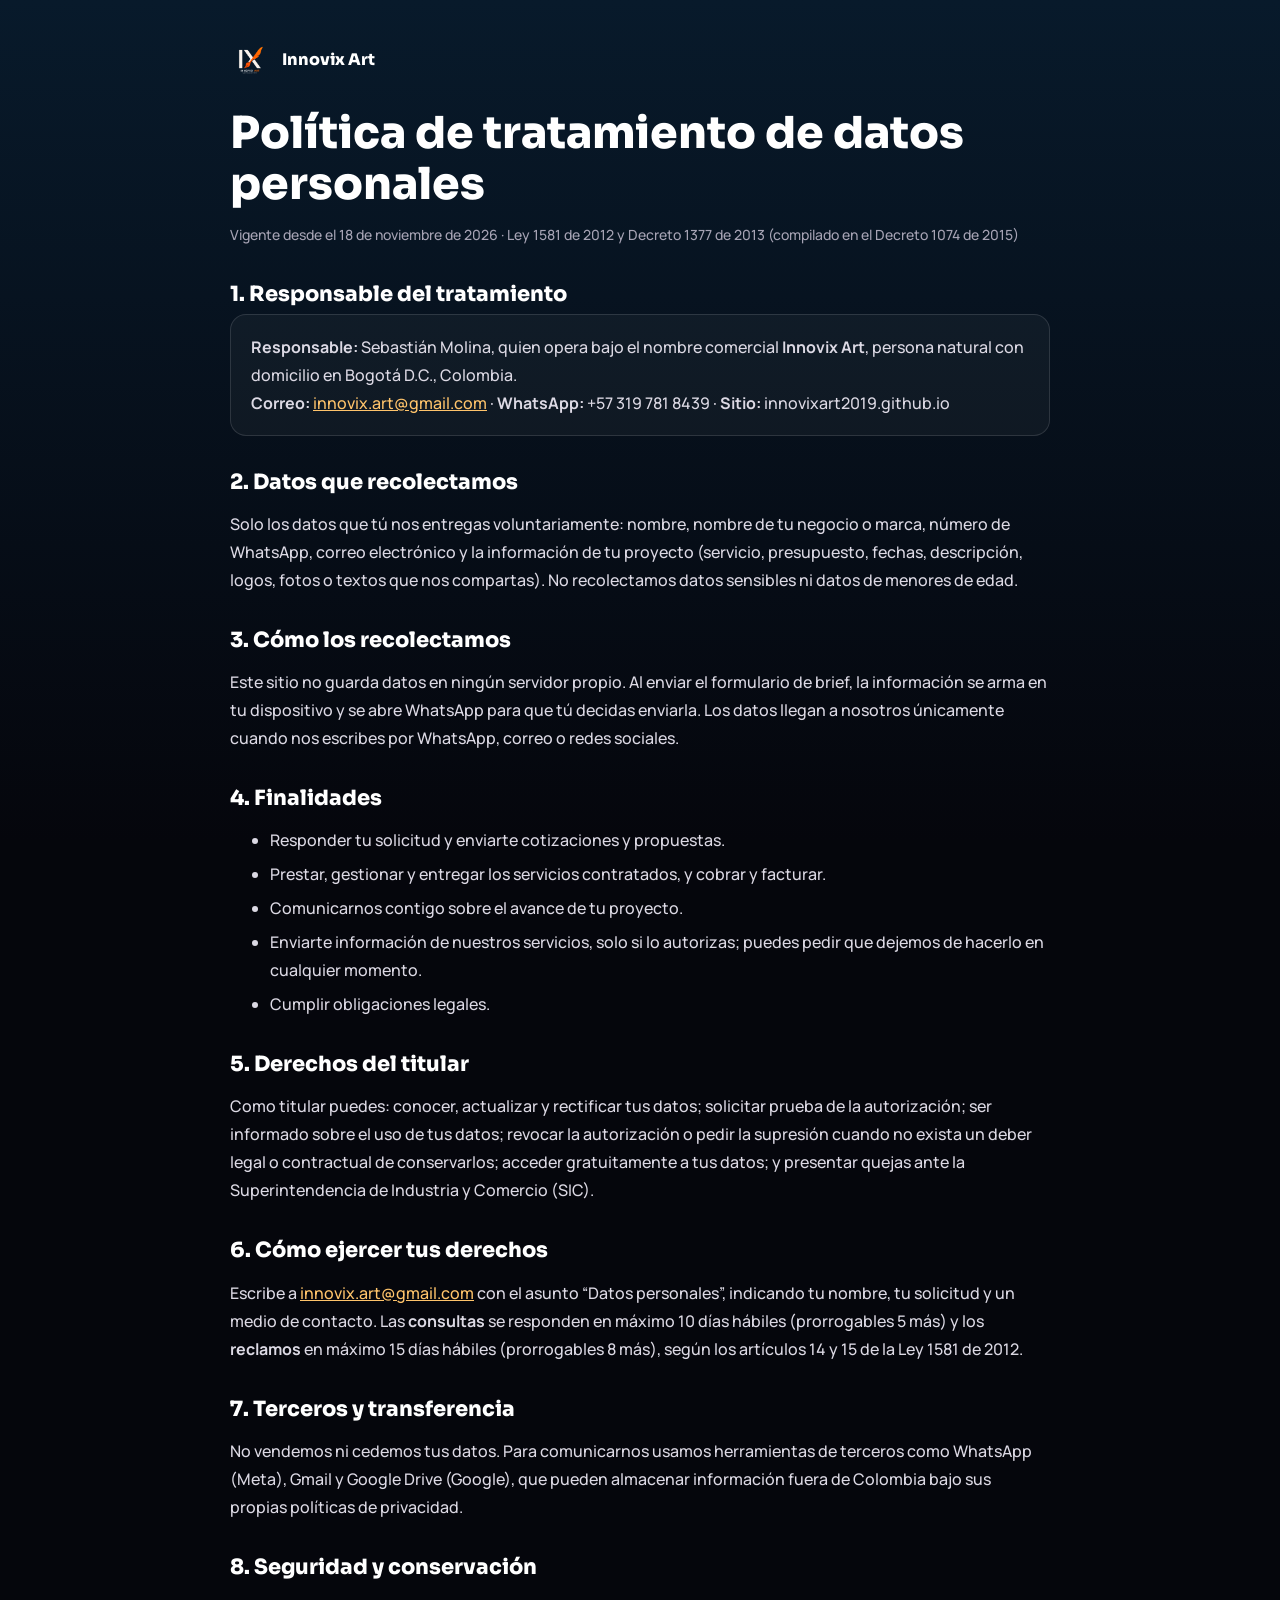
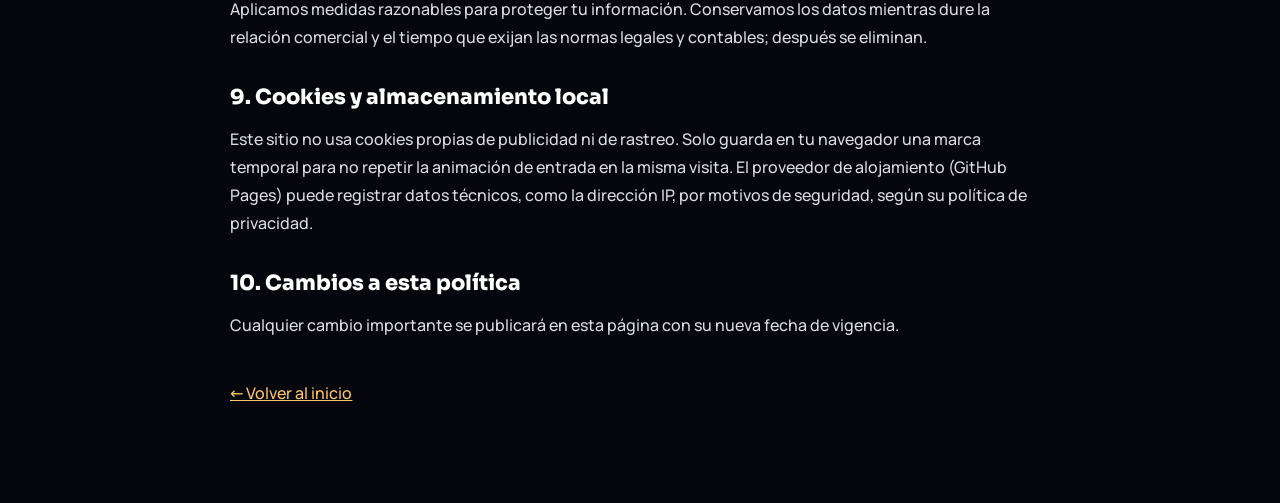
<file: privacidad.html>
<!doctype html><html lang="es"><head><meta charset="utf-8"><meta name="viewport" content="width=device-width, initial-scale=1"><title>Política de tratamiento de datos · Innovix Art</title><meta name="robots" content="index,follow"><link rel="icon" href="marca/LOGO_INNOVIX_ART_ORIGINAL.png">
<style>@font-face{font-family:Sora;src:url(marca/sora-latin-800-normal.woff2) format("woff2");font-weight:800}@font-face{font-family:Manrope;src:url(marca/manrope-latin-500-normal.woff2) format("woff2");font-weight:500}@font-face{font-family:Manrope;src:url(marca/manrope-latin-700-normal.woff2) format("woff2");font-weight:700}
*{box-sizing:border-box}body{margin:0;font:500 16px/1.75 Manrope,system-ui,sans-serif;color:#dcd9e4;background:linear-gradient(180deg,#081A2B,#05060c 40%);min-height:100vh}
main{width:min(820px,100% - 40px);margin:0 auto;padding:40px 0 80px}a{color:#FFC46B}h1,h2{font-family:Sora,sans-serif;font-weight:800;color:#fff;line-height:1.15}h1{font-size:clamp(30px,6vw,44px);margin:28px 0 6px}h2{font-size:21px;margin:34px 0 8px}
.top{display:flex;align-items:center;gap:12px;color:#fff;text-decoration:none;font-family:Sora;font-weight:800}.top img{width:40px}.fecha{color:#a6a3b4;font-size:14px}li{margin:6px 0}.caja{border:1px solid rgba(255,255,255,.12);border-radius:16px;padding:18px 20px;background:rgba(255,255,255,.04)}</style></head><body><main>
<a class="top" href="index.html"><img src="marca/LOGO_INNOVIX_ART_ORIGINAL.png" alt="Innovix Art">Innovix Art</a>
<h1>Política de tratamiento de datos personales</h1><p class="fecha">Vigente desde el 18 de noviembre de 2026 · Ley 1581 de 2012 y Decreto 1377 de 2013 (compilado en el Decreto 1074 de 2015)</p>
<h2>1. Responsable del tratamiento</h2><div class="caja"><b>Responsable:</b> Sebastián Molina, quien opera bajo el nombre comercial <b>Innovix Art</b>, persona natural con domicilio en Bogotá D.C., Colombia.<br><b>Correo:</b> <a href="mailto:innovix.art@gmail.com">innovix.art@gmail.com</a> · <b>WhatsApp:</b> +57 319 781 8439 · <b>Sitio:</b> innovixart2019.github.io</div>
<h2>2. Datos que recolectamos</h2><p>Solo los datos que tú nos entregas voluntariamente: nombre, nombre de tu negocio o marca, número de WhatsApp, correo electrónico y la información de tu proyecto (servicio, presupuesto, fechas, descripción, logos, fotos o textos que nos compartas). No recolectamos datos sensibles ni datos de menores de edad.</p>
<h2>3. Cómo los recolectamos</h2><p>Este sitio no guarda datos en ningún servidor propio. Al enviar el formulario de brief, la información se arma en tu dispositivo y se abre WhatsApp para que tú decidas enviarla. Los datos llegan a nosotros únicamente cuando nos escribes por WhatsApp, correo o redes sociales.</p>
<h2>4. Finalidades</h2><ul><li>Responder tu solicitud y enviarte cotizaciones y propuestas.</li><li>Prestar, gestionar y entregar los servicios contratados, y cobrar y facturar.</li><li>Comunicarnos contigo sobre el avance de tu proyecto.</li><li>Enviarte información de nuestros servicios, solo si lo autorizas; puedes pedir que dejemos de hacerlo en cualquier momento.</li><li>Cumplir obligaciones legales.</li></ul>
<h2>5. Derechos del titular</h2><p>Como titular puedes: conocer, actualizar y rectificar tus datos; solicitar prueba de la autorización; ser informado sobre el uso de tus datos; revocar la autorización o pedir la supresión cuando no exista un deber legal o contractual de conservarlos; acceder gratuitamente a tus datos; y presentar quejas ante la Superintendencia de Industria y Comercio (SIC).</p>
<h2>6. Cómo ejercer tus derechos</h2><p>Escribe a <a href="mailto:innovix.art@gmail.com">innovix.art@gmail.com</a> con el asunto “Datos personales”, indicando tu nombre, tu solicitud y un medio de contacto. Las <b>consultas</b> se responden en máximo 10 días hábiles (prorrogables 5 más) y los <b>reclamos</b> en máximo 15 días hábiles (prorrogables 8 más), según los artículos 14 y 15 de la Ley 1581 de 2012.</p>
<h2>7. Terceros y transferencia</h2><p>No vendemos ni cedemos tus datos. Para comunicarnos usamos herramientas de terceros como WhatsApp (Meta), Gmail y Google Drive (Google), que pueden almacenar información fuera de Colombia bajo sus propias políticas de privacidad.</p>
<h2>8. Seguridad y conservación</h2><p>Aplicamos medidas razonables para proteger tu información. Conservamos los datos mientras dure la relación comercial y el tiempo que exijan las normas legales y contables; después se eliminan.</p>
<h2 id="cookies">9. Cookies y almacenamiento local</h2><p>Este sitio no usa cookies propias de publicidad ni de rastreo. Solo guarda en tu navegador una marca temporal para no repetir la animación de entrada en la misma visita. El proveedor de alojamiento (GitHub Pages) puede registrar datos técnicos, como la dirección IP, por motivos de seguridad, según su política de privacidad.</p>
<h2>10. Cambios a esta política</h2><p>Cualquier cambio importante se publicará en esta página con su nueva fecha de vigencia.</p><p style="margin-top:40px"><a href="index.html">← Volver al inicio</a></p></main></body></html>
</file>
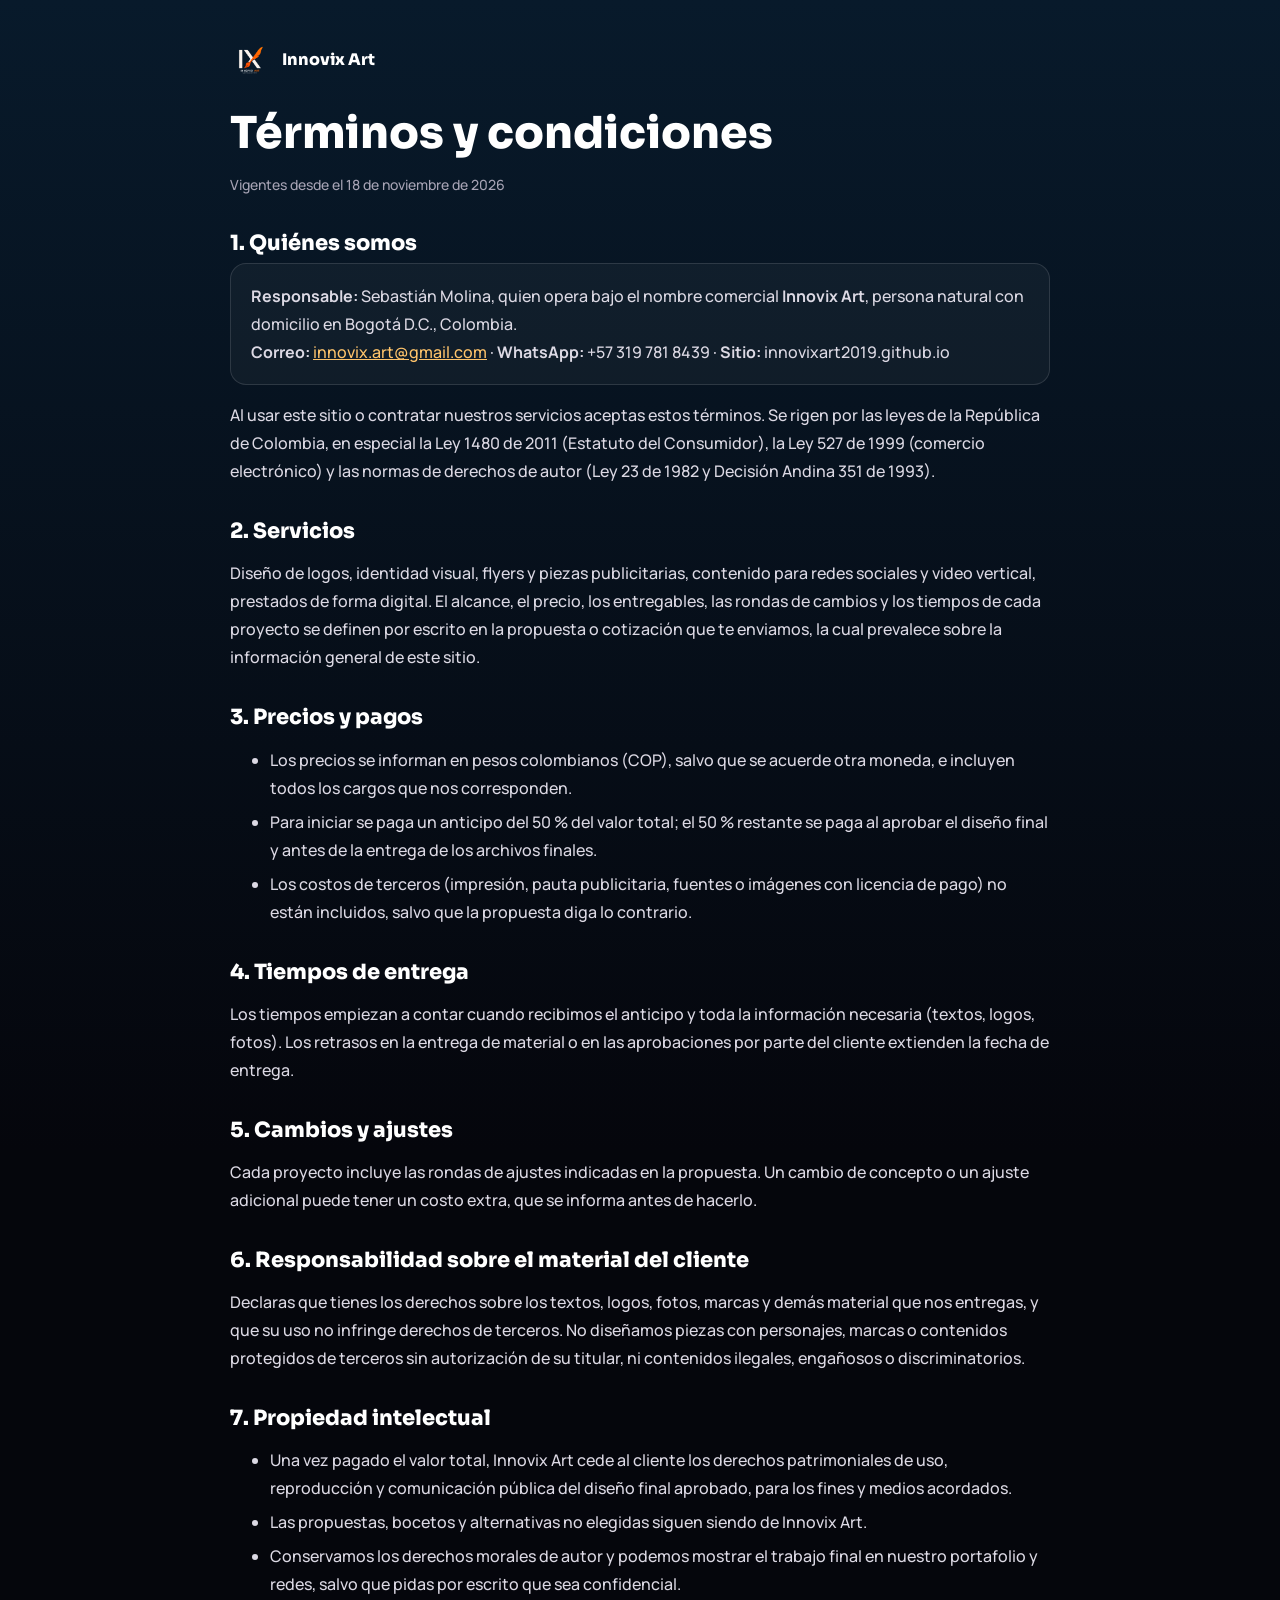
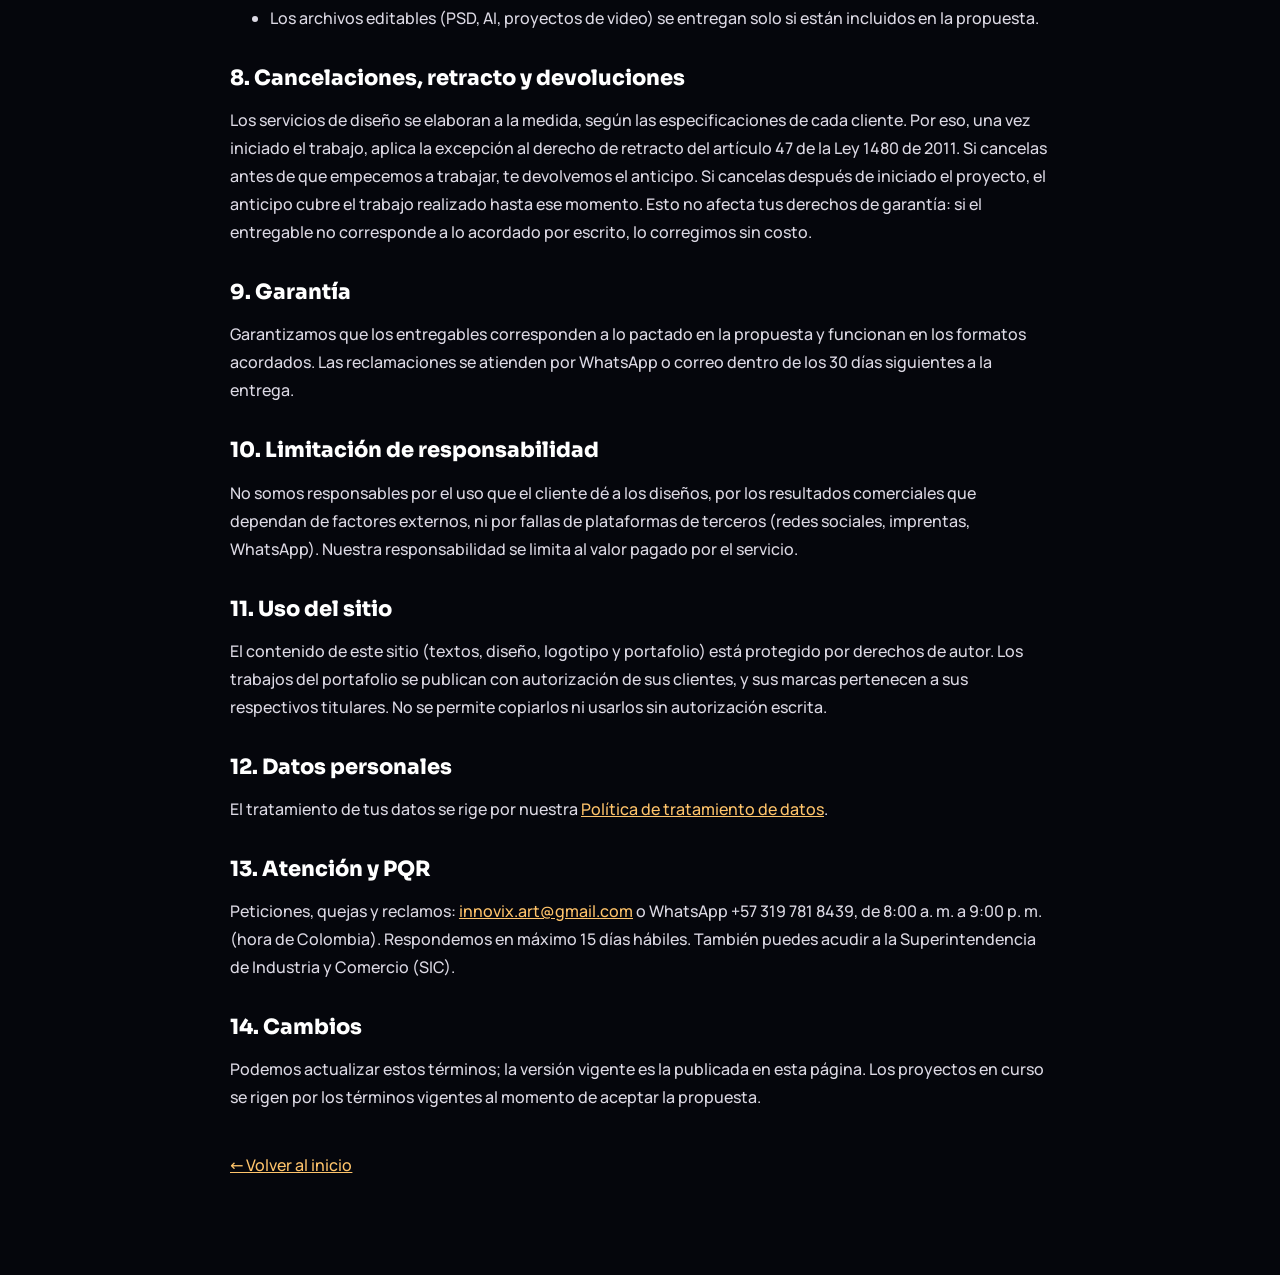
<file: terminos.html>
<!doctype html><html lang="es"><head><meta charset="utf-8"><meta name="viewport" content="width=device-width, initial-scale=1"><title>Términos y condiciones · Innovix Art</title><meta name="robots" content="index,follow"><link rel="icon" href="marca/LOGO_INNOVIX_ART_ORIGINAL.png">
<style>@font-face{font-family:Sora;src:url(marca/sora-latin-800-normal.woff2) format("woff2");font-weight:800}@font-face{font-family:Manrope;src:url(marca/manrope-latin-500-normal.woff2) format("woff2");font-weight:500}@font-face{font-family:Manrope;src:url(marca/manrope-latin-700-normal.woff2) format("woff2");font-weight:700}
*{box-sizing:border-box}body{margin:0;font:500 16px/1.75 Manrope,system-ui,sans-serif;color:#dcd9e4;background:linear-gradient(180deg,#081A2B,#05060c 40%);min-height:100vh}
main{width:min(820px,100% - 40px);margin:0 auto;padding:40px 0 80px}a{color:#FFC46B}h1,h2{font-family:Sora,sans-serif;font-weight:800;color:#fff;line-height:1.15}h1{font-size:clamp(30px,6vw,44px);margin:28px 0 6px}h2{font-size:21px;margin:34px 0 8px}
.top{display:flex;align-items:center;gap:12px;color:#fff;text-decoration:none;font-family:Sora;font-weight:800}.top img{width:40px}.fecha{color:#a6a3b4;font-size:14px}li{margin:6px 0}.caja{border:1px solid rgba(255,255,255,.12);border-radius:16px;padding:18px 20px;background:rgba(255,255,255,.04)}</style></head><body><main>
<a class="top" href="index.html"><img src="marca/LOGO_INNOVIX_ART_ORIGINAL.png" alt="Innovix Art">Innovix Art</a>
<h1>Términos y condiciones</h1><p class="fecha">Vigentes desde el 18 de noviembre de 2026</p>
<h2>1. Quiénes somos</h2><div class="caja"><b>Responsable:</b> Sebastián Molina, quien opera bajo el nombre comercial <b>Innovix Art</b>, persona natural con domicilio en Bogotá D.C., Colombia.<br><b>Correo:</b> <a href="mailto:innovix.art@gmail.com">innovix.art@gmail.com</a> · <b>WhatsApp:</b> +57 319 781 8439 · <b>Sitio:</b> innovixart2019.github.io</div><p>Al usar este sitio o contratar nuestros servicios aceptas estos términos. Se rigen por las leyes de la República de Colombia, en especial la Ley 1480 de 2011 (Estatuto del Consumidor), la Ley 527 de 1999 (comercio electrónico) y las normas de derechos de autor (Ley 23 de 1982 y Decisión Andina 351 de 1993).</p>
<h2>2. Servicios</h2><p>Diseño de logos, identidad visual, flyers y piezas publicitarias, contenido para redes sociales y video vertical, prestados de forma digital. El alcance, el precio, los entregables, las rondas de cambios y los tiempos de cada proyecto se definen por escrito en la propuesta o cotización que te enviamos, la cual prevalece sobre la información general de este sitio.</p>
<h2>3. Precios y pagos</h2><ul><li>Los precios se informan en pesos colombianos (COP), salvo que se acuerde otra moneda, e incluyen todos los cargos que nos corresponden.</li><li>Para iniciar se paga un anticipo del 50 % del valor total; el 50 % restante se paga al aprobar el diseño final y antes de la entrega de los archivos finales.</li><li>Los costos de terceros (impresión, pauta publicitaria, fuentes o imágenes con licencia de pago) no están incluidos, salvo que la propuesta diga lo contrario.</li></ul>
<h2>4. Tiempos de entrega</h2><p>Los tiempos empiezan a contar cuando recibimos el anticipo y toda la información necesaria (textos, logos, fotos). Los retrasos en la entrega de material o en las aprobaciones por parte del cliente extienden la fecha de entrega.</p>
<h2>5. Cambios y ajustes</h2><p>Cada proyecto incluye las rondas de ajustes indicadas en la propuesta. Un cambio de concepto o un ajuste adicional puede tener un costo extra, que se informa antes de hacerlo.</p>
<h2>6. Responsabilidad sobre el material del cliente</h2><p>Declaras que tienes los derechos sobre los textos, logos, fotos, marcas y demás material que nos entregas, y que su uso no infringe derechos de terceros. No diseñamos piezas con personajes, marcas o contenidos protegidos de terceros sin autorización de su titular, ni contenidos ilegales, engañosos o discriminatorios.</p>
<h2>7. Propiedad intelectual</h2><ul><li>Una vez pagado el valor total, Innovix Art cede al cliente los derechos patrimoniales de uso, reproducción y comunicación pública del diseño final aprobado, para los fines y medios acordados.</li><li>Las propuestas, bocetos y alternativas no elegidas siguen siendo de Innovix Art.</li><li>Conservamos los derechos morales de autor y podemos mostrar el trabajo final en nuestro portafolio y redes, salvo que pidas por escrito que sea confidencial.</li><li>Los archivos editables (PSD, AI, proyectos de video) se entregan solo si están incluidos en la propuesta.</li></ul>
<h2>8. Cancelaciones, retracto y devoluciones</h2><p>Los servicios de diseño se elaboran a la medida, según las especificaciones de cada cliente. Por eso, una vez iniciado el trabajo, aplica la excepción al derecho de retracto del artículo 47 de la Ley 1480 de 2011. Si cancelas antes de que empecemos a trabajar, te devolvemos el anticipo. Si cancelas después de iniciado el proyecto, el anticipo cubre el trabajo realizado hasta ese momento. Esto no afecta tus derechos de garantía: si el entregable no corresponde a lo acordado por escrito, lo corregimos sin costo.</p>
<h2>9. Garantía</h2><p>Garantizamos que los entregables corresponden a lo pactado en la propuesta y funcionan en los formatos acordados. Las reclamaciones se atienden por WhatsApp o correo dentro de los 30 días siguientes a la entrega.</p>
<h2>10. Limitación de responsabilidad</h2><p>No somos responsables por el uso que el cliente dé a los diseños, por los resultados comerciales que dependan de factores externos, ni por fallas de plataformas de terceros (redes sociales, imprentas, WhatsApp). Nuestra responsabilidad se limita al valor pagado por el servicio.</p>
<h2>11. Uso del sitio</h2><p>El contenido de este sitio (textos, diseño, logotipo y portafolio) está protegido por derechos de autor. Los trabajos del portafolio se publican con autorización de sus clientes, y sus marcas pertenecen a sus respectivos titulares. No se permite copiarlos ni usarlos sin autorización escrita.</p>
<h2>12. Datos personales</h2><p>El tratamiento de tus datos se rige por nuestra <a href="privacidad.html">Política de tratamiento de datos</a>.</p>
<h2>13. Atención y PQR</h2><p>Peticiones, quejas y reclamos: <a href="mailto:innovix.art@gmail.com">innovix.art@gmail.com</a> o WhatsApp +57 319 781 8439, de 8:00 a. m. a 9:00 p. m. (hora de Colombia). Respondemos en máximo 15 días hábiles. También puedes acudir a la Superintendencia de Industria y Comercio (SIC).</p>
<h2>14. Cambios</h2><p>Podemos actualizar estos términos; la versión vigente es la publicada en esta página. Los proyectos en curso se rigen por los términos vigentes al momento de aceptar la propuesta.</p><p style="margin-top:40px"><a href="index.html">← Volver al inicio</a></p></main></body></html>
</file>
